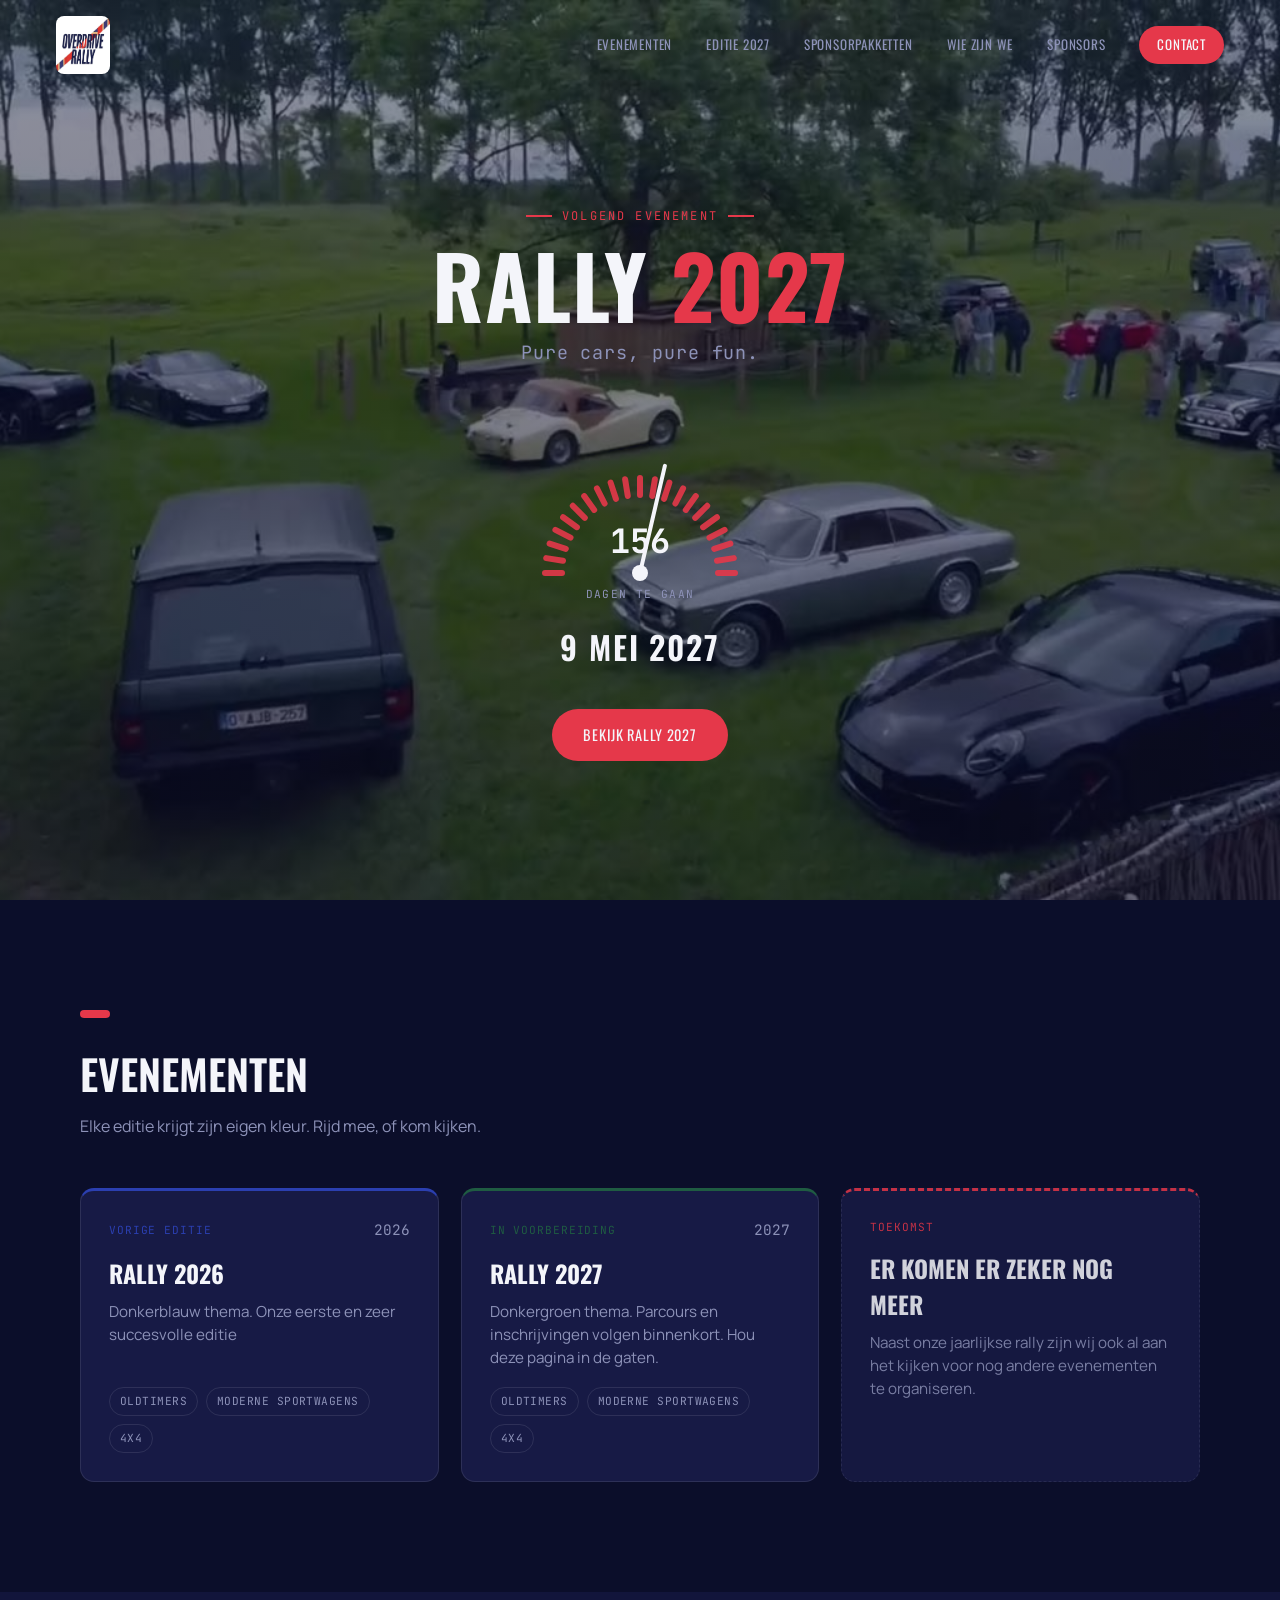
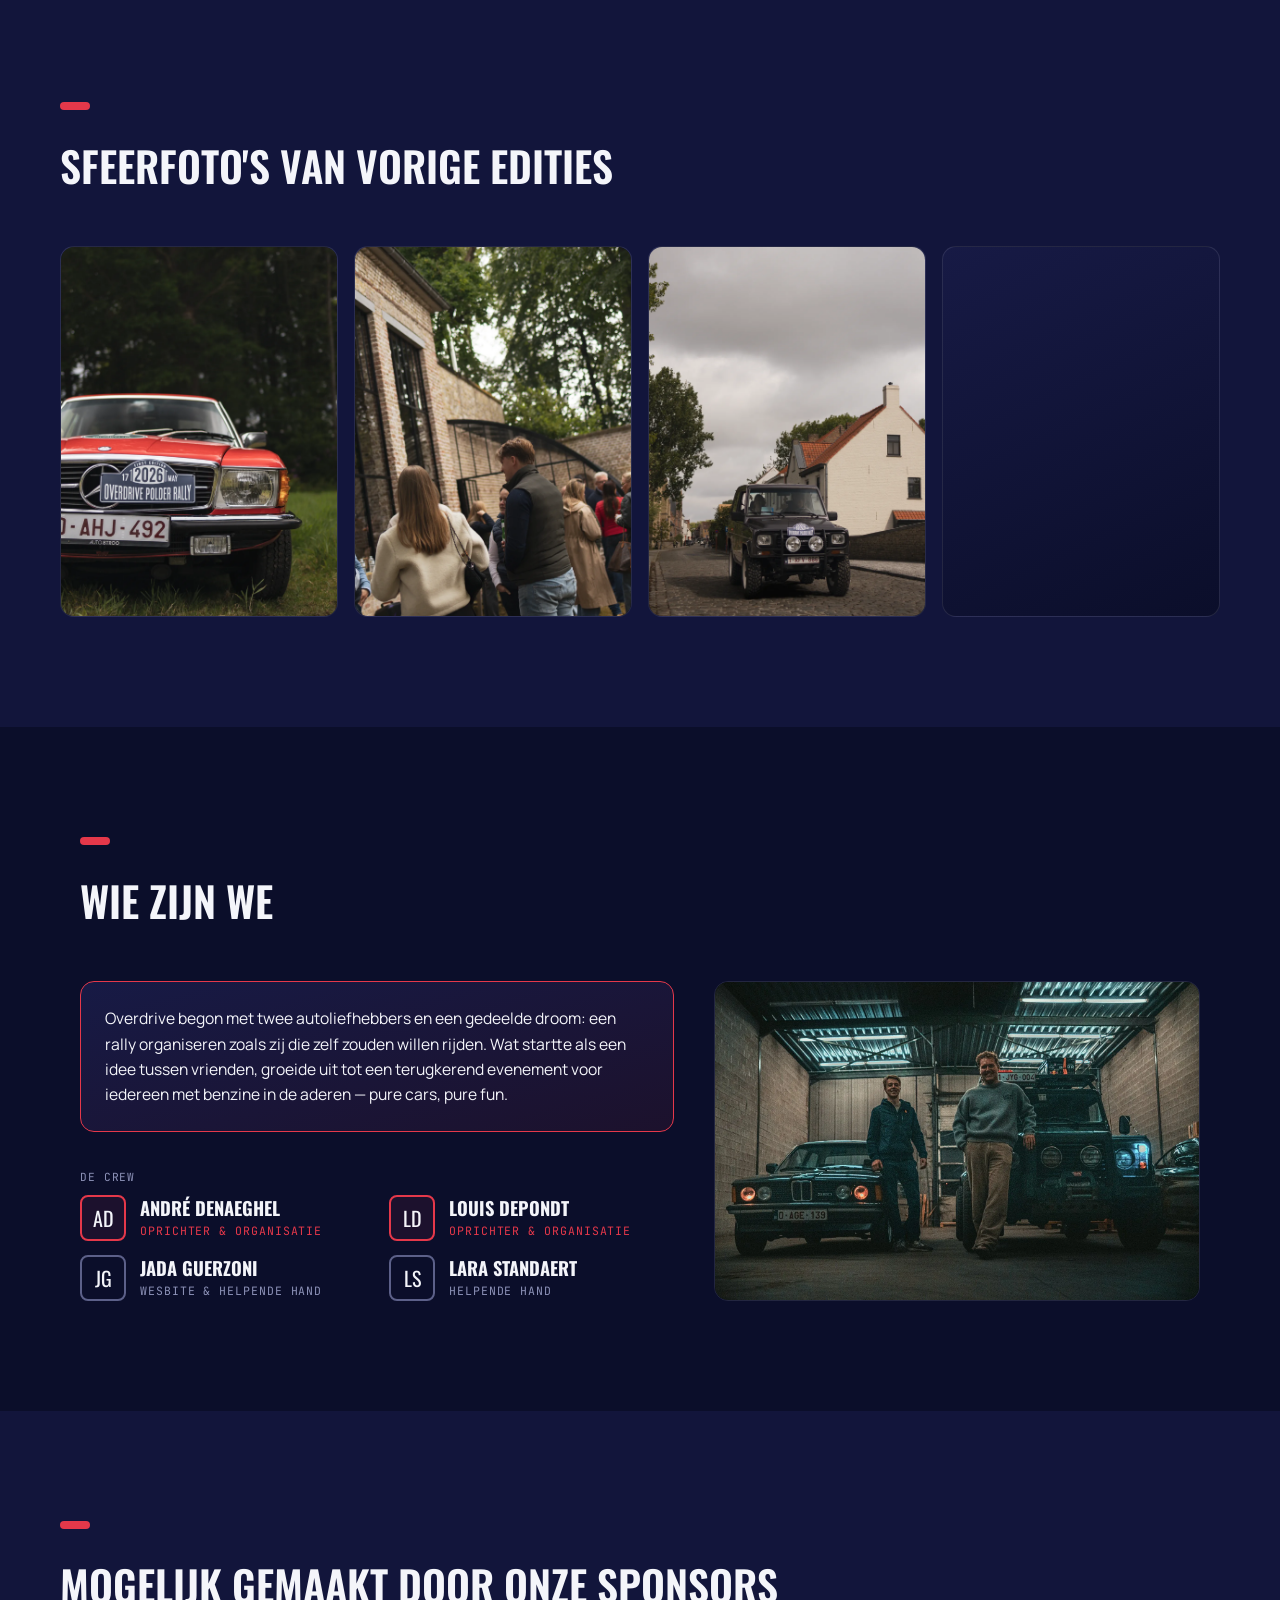
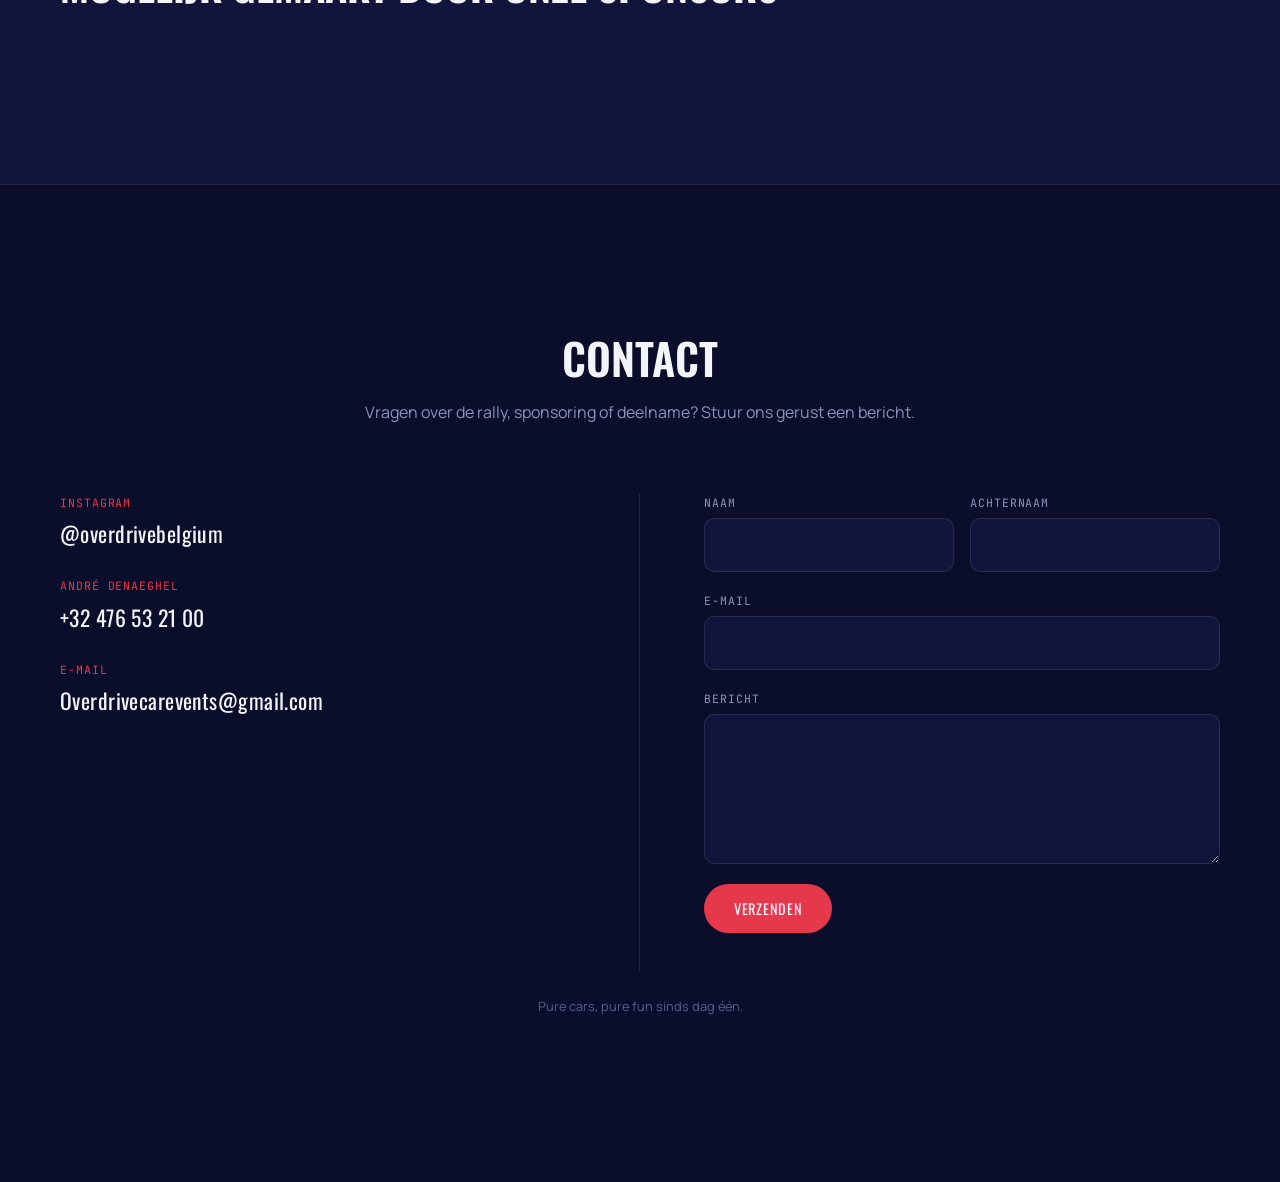
<file: index.html>
<!DOCTYPE html>
<html lang="nl">
<head>
    <meta charset="UTF-8">
    <meta name="viewport" content="width=device-width, initial-scale=1.0">
    <title>Overdrive</title>
    <meta name="description" content="Overdrive organiseert rally-evenementen en cruises voor liefhebbers van oldtimers, moderne bolides en 4x4's.">
    <link rel="preconnect" href="https://fonts.googleapis.com">
    <link rel="preconnect" href="https://fonts.gstatic.com" crossorigin>
    <link href="https://fonts.googleapis.com/css2?family=Oswald:wght@400;500;600;700&family=Manrope:wght@400;500;600;700;800&family=JetBrains+Mono:wght@400;500;700&display=swap" rel="stylesheet">
    <link rel="stylesheet" href="style.css">
    <link rel="icon" type="image/x-icon" href="/images/favicon.ico">
</head>
<body>

<!-- Gauge sweep loader -->
<div class="loader" id="loader" aria-hidden="true">
  <svg viewBox="0 0 200 200" class="loader-gauge">
    <circle cx="100" cy="100" r="80" class="loader-ring"/>
  </svg>
</div>

<!-- NAV -->
<header class="nav" id="nav">
  <a href="#top" class="nav-brand">
    <img src="images/niuewlogo.jpg" alt="Overdrive" class="nav-logo">
  </a>
  <nav class="nav-links" id="navLinks">
    <a href="#evenementen" data-nav>Evenementen</a>
    <a href="rally2027.html">Editie 2027</a>
    <a href="rally2027.html#sponsors">Sponsorpakketten</a>
    <a href="#wie-zijn-we" data-nav>Wie zijn we</a>
    <a href="#sponsorwand" data-nav>Sponsors</a>
    <a href="#contact" data-nav class="nav-cta">Contact</a>
  </nav>
  <button class="nav-toggle" id="navToggle" aria-label="Menu openen" aria-expanded="false">
    <span></span><span></span><span></span>
  </button>
</header>

<main id="top">

  <!-- HERO -->
  <section class="hero" id="hero">
    <video class="hero-video-bg" autoplay muted loop playsinline preload="auto" poster="images/hero-poster.jpg" aria-hidden="true">
      <source src="video/hero.mp4" type="video/mp4">
    </video>
    <div class="hero-video-overlay" aria-hidden="true"></div>
    <div class="hero-inner">
      <p class="eyebrow"><span class="eyebrow-dash"></span>Volgend evenement<span class="eyebrow-dash"></span></p>
      <h1 class="hero-title">RALLY <span class="hero-year" id="nextYear">2027</span></h1>
      <p class="hero-tagline">Pure cars, pure fun.</p>

      <div class="gauge-block">
        <svg viewBox="0 0 320 200" class="gauge" id="gauge" role="img" aria-label="Countdown gauge naar volgend evenement">
          <g id="gaugeTicks"></g>
          <line id="gaugeNeedle" x1="160" y1="170" x2="160" y2="60" class="gauge-needle"/>
          <circle cx="160" cy="170" r="8" class="gauge-hub"/>
        </svg>
        <div class="gauge-readout">
          <span class="gauge-number" id="daysLeft">--</span>
          <span class="gauge-label">dagen te gaan</span>
        </div>
      </div>

      <p class="hero-date" id="eventDate">Datum volgt binnenkort</p>
      <a href="rally2027.html" class="btn btn-primary">bekijk rally 2027</a>
    </div>
  </section>


  <!-- EVENEMENTEN -->
  <section class="section" id="evenementen">
    <div class="section-head">
      <span class="gauge-tick-mark" aria-hidden="true"></span>
      <h2>Evenementen</h2>
      <p class="section-sub">Elke editie krijgt zijn eigen kleur. Rijd mee, of kom kijken.</p>
    </div>

    <div class="event-grid">
      <a class="event-card is-next" style="--edition-color:#2b3fb0;" href="rally2026.html">
        <div class="event-card-top">
          <span class="event-tag">Vorige editie</span>
          <span class="event-year">2026</span>
        </div>
        <h3>Rally 2026</h3>
        <p>Donkerblauw thema. Onze eerste en zeer succesvolle editie</p>
        <div class="event-chips">
          <span>Oldtimers</span><span>Moderne sportwagens</span><span>4x4</span>
        </div>
    </a>

      <a class="event-card" style="--edition-color:#1f5c42;" href="rally2027.html">
        <div class="event-card-top">
          <span class="event-tag">In voorbereiding</span>
          <span class="event-year">2027</span>
        </div>
        <h3>Rally 2027</h3>
        <p>Donkergroen thema. Parcours en inschrijvingen volgen binnenkort. Hou deze pagina in de gaten.</p>
        <div class="event-chips">
          <span>Oldtimers</span><span>Moderne sportwagens</span><span>4x4</span>
        </div>
    </a>

      <article class="event-card event-card-ghost">
        <div class="event-card-top">
          <span class="event-tag">Toekomst</span>
        </div>
        <h3>Er komen er zeker nog meer</h3>
        <p>Naast onze jaarlijkse rally zijn wij ook al aan het kijken voor nog andere evenementen te organiseren.</p>
      </article>
    </div>
  </section>

  <!-- FOTO'S VORIGE EDITIES -->
  <section class="section section-alt" id="fotos">
    <div class="section-head">
      <span class="gauge-tick-mark" aria-hidden="true"></span>
      <h2>Sfeerfoto's van vorige edities</h2>
      <!-- <p class="section-sub">Enkele</p> -->
      <!-- <a href="https://drive.google.com/drive/folders/1KmbII7BZd3j06BNtIY8hn1Jp9V_P7p_y?usp=sharing" class="btn btn-primary gallery-link" target="_blank">Bekijk fotoalbum</a> -->
    </div>

    <div class="photo-grid is-portrait">
      <div class="photo-tile"><img src="images/indexFotos/overdrive-1-48.webp" alt="Rode Mercedes met het Overdrive Polder Rally-schild" loading="lazy" decoding="async"></div>
      <div class="photo-tile"><img src="images/indexFotos/overdrive-1-36.webp" alt="Bezoekers aan het oude bakstenen gebouw" loading="lazy" decoding="async"></div>
      <div class="photo-tile"><img src="images/indexFotos/overdrive-1-12.webp" alt="Zwarte 4x4 met rallyschild op een kasseistraat" loading="lazy" decoding="async"></div>

      <div class="photo-tile"><img src="images/indexFotos/OVERDRIVE-1-24.webp" alt="Rij wagens op het gras naast de kerk" loading="lazy" decoding="async"></div>

    </div>
  </section>

  <!-- WIE ZIJN WE -->
  <section class="section" id="wie-zijn-we">
    <div class="section-head">
      <span class="gauge-tick-mark" aria-hidden="true"></span>
      <h2>Wie zijn we</h2>
      <!-- <p class="section-sub">Twee autoliefhebbers met een gedeelde passie voor alle soorten wagens.</p> -->
    </div>

    <div class="about-layout">
      <div class="about-content">
        <div class="founding-story">
          <!-- <span class="founding-badge">Het ontstaan</span> -->
          <p>Overdrive begon met twee autoliefhebbers en een gedeelde droom: een rally organiseren zoals zij die zelf zouden willen rijden. Wat startte als een idee tussen vrienden, groeide uit tot een terugkerend evenement voor iedereen met benzine in de aderen — pure cars, pure fun.</p>
        </div>

        <div class="crew-list">
          <span class="crew-label">De crew</span>
          <div class="crew-row" data-person="andre">
            <span class="crew-number" aria-hidden="true">AD</span>
            <div class="crew-info">
              <h3>André Denaeghel</h3>
              <p class="person-role">Oprichter &amp; organisatie</p>
            </div>
          </div>
          <div class="crew-row" data-person="louis">
            <span class="crew-number" aria-hidden="true">LD</span>
            <div class="crew-info">
              <h3>Louis Depondt</h3>
              <p class="person-role">Oprichter &amp; organisatie</p>
            </div>
          </div>
          <div class="crew-row crew-row-helper">
            <span class="crew-number" aria-hidden="true">JG</span>
            <div class="crew-info">
              <h3>Jada Guerzoni</h3>
              <p class="person-role">Wesbite & Helpende hand</p>
            </div>
          </div>
          <div class="crew-row crew-row-helper">
            <span class="crew-number" aria-hidden="true">LS</span>
            <div class="crew-info">
              <h3>Lara Standaert</h3>
              <p class="person-role">Helpende hand</p>
            </div>
          </div>
        </div>
      </div>

      <div class="about-photo">
        <!-- <img src="images/indexFotos/foto-team.webp" alt="André en Louis van Overdrive met hun BMW en Land Rover Defender" class="team-photo"> -->

        <img src="images/indexFotos/team-foto2.webp" alt="André en Louis van Overdrive met hun BMW en Land Rover Defender" class="team-photo">
        <div class="photo-tags" aria-hidden="true">
          <span class="photo-tag" data-person="andre" style="--x:36.7%; --y:27%;">André</span>
          <span class="photo-tag" data-person="louis" style="--x:56.2%; --y:19.5%;">Louis</span>
        </div>
      </div>
    </div>
  </section>

  
  <!-- SPONSORWAND -->


   <section class="section section-alt sponsor-wall" id="sponsorwand">
    <div class="section-head">
      <span class="gauge-tick-mark" aria-hidden="true"></span>
      <h2>Mogelijk gemaakt door onze sponsors</h2>
    </div>
    <div class="sponsor-marquee" aria-label="Doorlopende sponsorband">
      <div class="sfeer-track" id="sfeerTrack">
        <!-- repeated for seamless loop via JS -->
        <span class="sponsor-logo"><img class="image-logo" src="images/sponsers/backyard.png" alt="Backyard logo"></span>
        <span class="sponsor-logo"><img class="image-logo" src="images/sponsers/garederobe.png" alt="Garederobe logo"></span>
        <span class="sponsor-logo"><img class="image-logo" src="images/sponsers/buitenhuis.png" alt="buitenhuis logo"></span>
        <span class="sponsor-logo"><img class="image-logo" src="images/sponsers/garederobe.png" alt="Garederobe logo"></span>
        <span class="sponsor-logo"><img class="image-logo" src="images/sponsers/backyard.png" alt="Backyard logo"></span>
        <span class="sponsor-logo"><img class="image-logo" src="images/sponsers/garederobe.png" alt="Garederobe logo"></span>
        <span class="sponsor-logo"><img class="image-logo" src="images/sponsers/backyard.png" alt="Backyard logo"></span>
        <span class="sponsor-logo"><img class="image-logo" src="images/sponsers/garederobe.png" alt="Garederobe logo"></span>
      </div>
    </div>
  </section>

  

</main>

<!-- CONTACT / FOOTER -->
<footer class="contact" id="contact">
  <div class="contact-inner">
    <div class="contact-title">
      <h2>Contact</h2>
      <p>Vragen over de rally, sponsoring of deelname? Stuur ons gerust een bericht.</p>
    </div>
    <div class="contact-layout">
      <aside class="contact-info">
        <ul class="contact-list">
          <li>
            <span class="contact-label">Instagram</span>
            <a href="https://www.instagram.com/overdrivebelgium/" target="_blank" rel="noopener">@overdrivebelgium</a>
          </li>
          <li>
            <span class="contact-label">André Denaeghel</span>
            <a href="tel:+32476532100">+32 476 53 21 00</a>
          </li>
          <li>
            <span class="contact-label">E-mail</span>
            <a href="mailto:Overdrivecarevents@gmail.com">Overdrivecarevents@gmail.com</a>
          </li>
        </ul>
      </aside>

      <form class="contact-form" id="contactForm" action="https://formsubmit.co/Overdrivecarevents@gmail.com" method="POST">
        <div class="form-row">
          <label class="form-field">
            <span>Naam</span>
            <input type="text" name="Naam" autocomplete="given-name" required>
          </label>
          <label class="form-field">
            <span>Achternaam</span>
            <input type="text" name="Achternaam" autocomplete="family-name" required>
          </label>
        </div>
        <label class="form-field">
          <span>E-mail</span>
          <input type="email" name="email" autocomplete="email" required>
        </label>
        <label class="form-field">
          <span>Bericht</span>
          <textarea name="Bericht" rows="5" required></textarea>
        </label>
        <input type="hidden" name="_subject" value="Nieuw bericht via de Overdrive website">
        <input type="hidden" name="_template" value="table">
        <input type="text" name="_honey" class="form-honey" tabindex="-1" autocomplete="off" aria-hidden="true">
        <button type="submit" class="btn btn-primary">Verzenden</button>
        <p class="form-status" role="status" aria-live="polite"></p>
      </form>
    </div>
    <p class="contact-note">Pure cars, pure fun sinds dag één.</p>
  </div>
</footer>

<script src="script.js"></script>
</body>
</html>
</file>
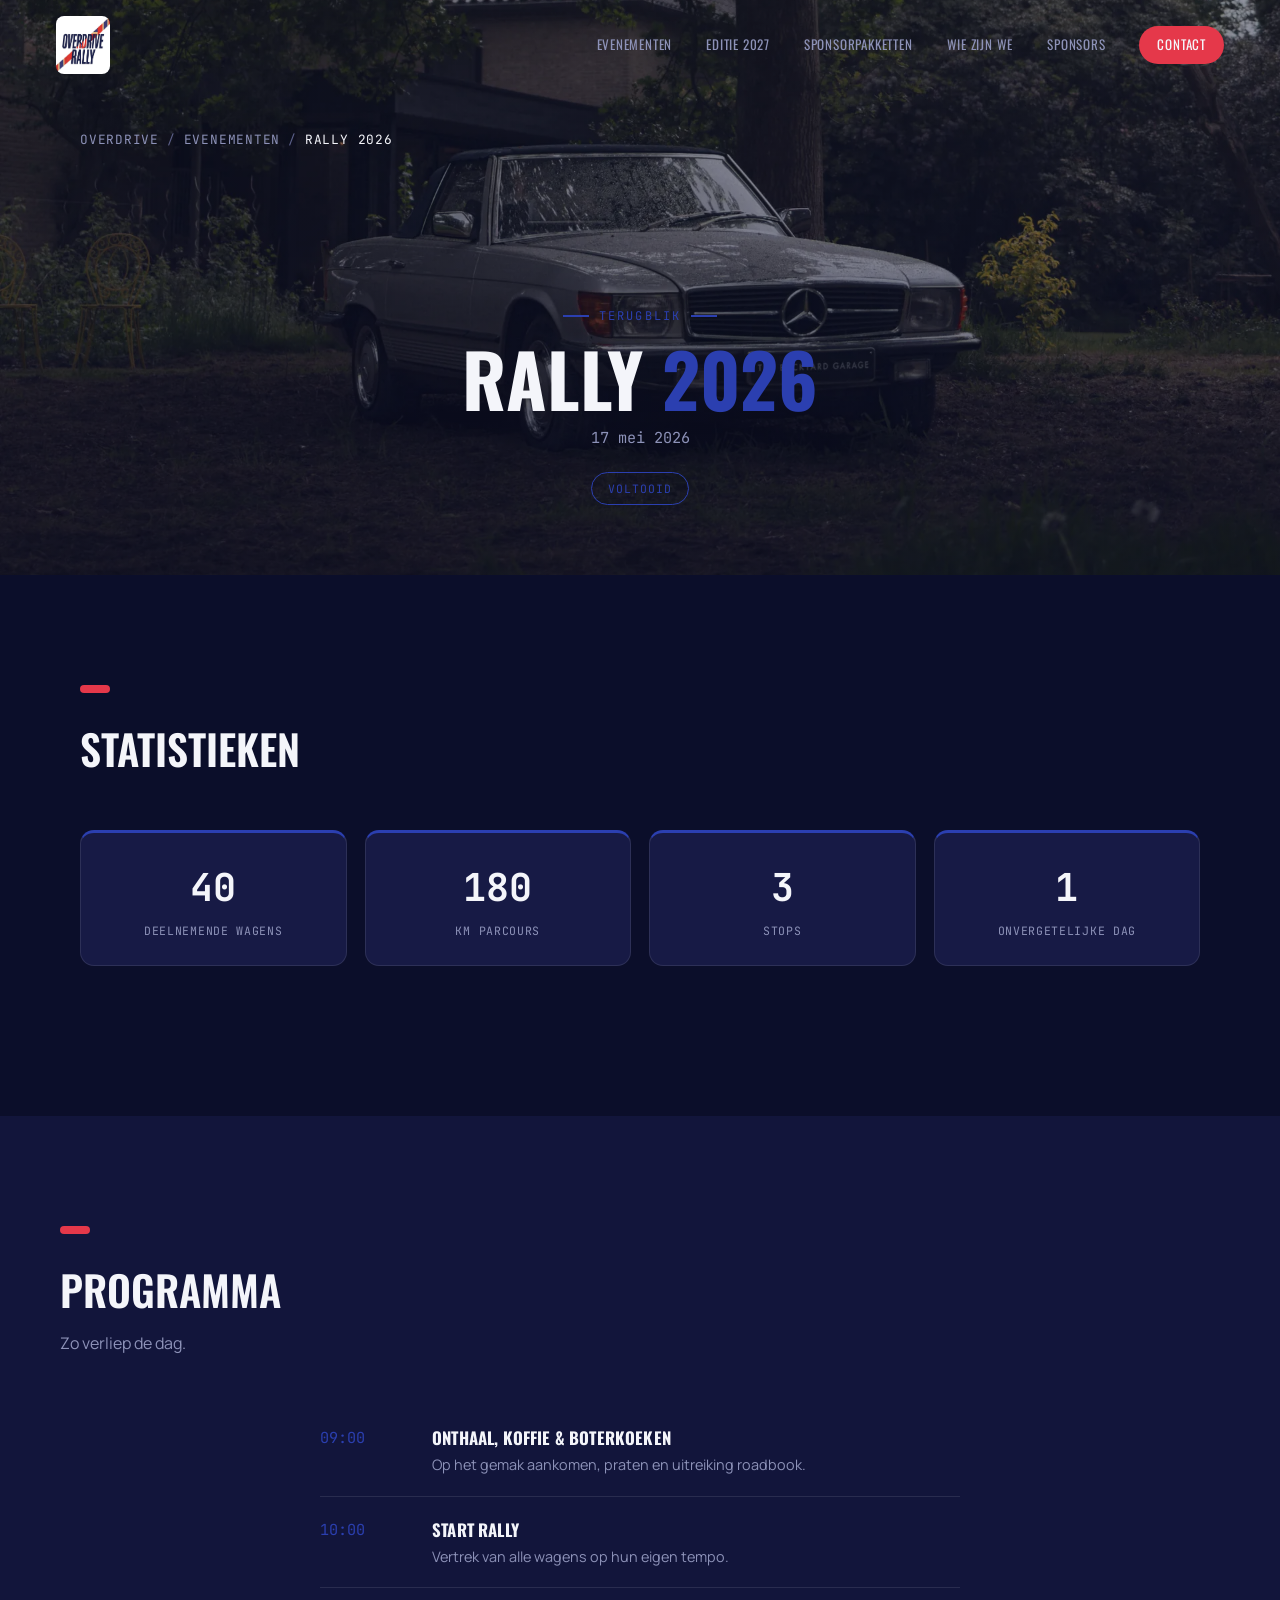
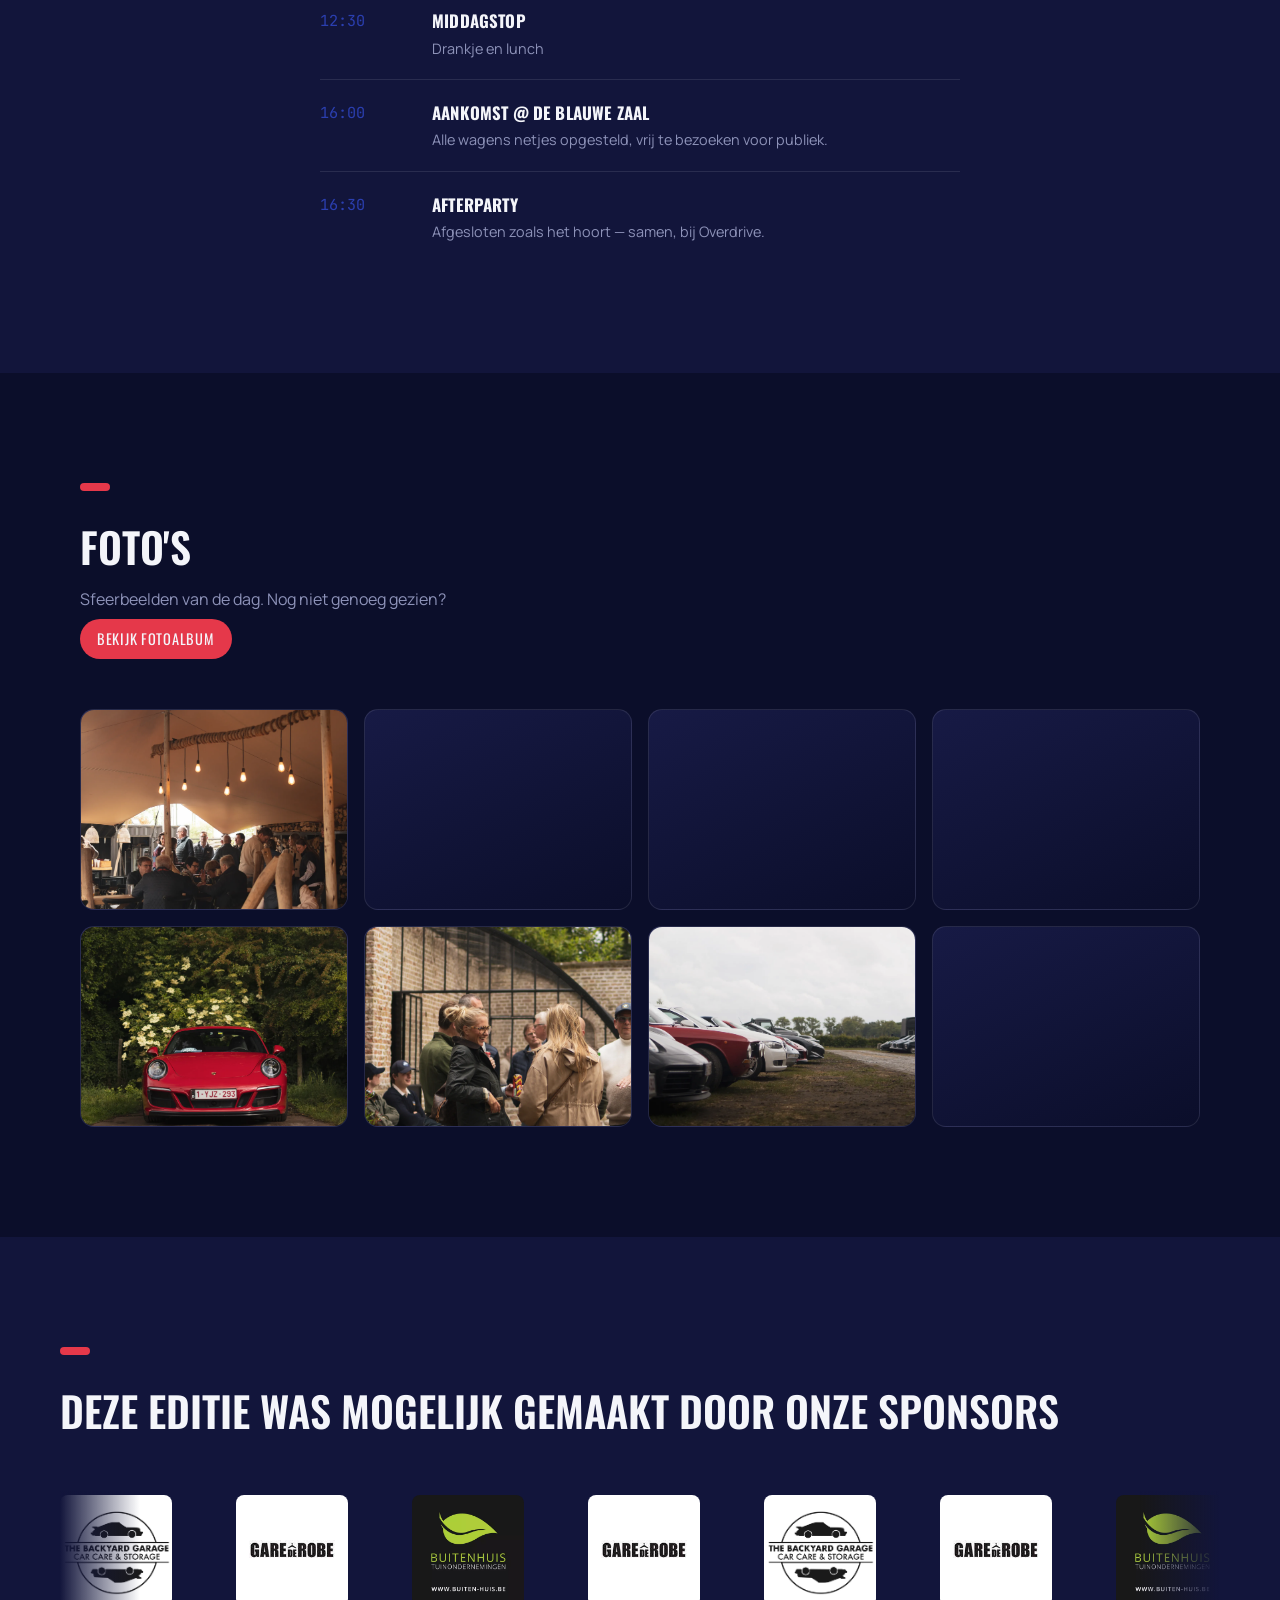
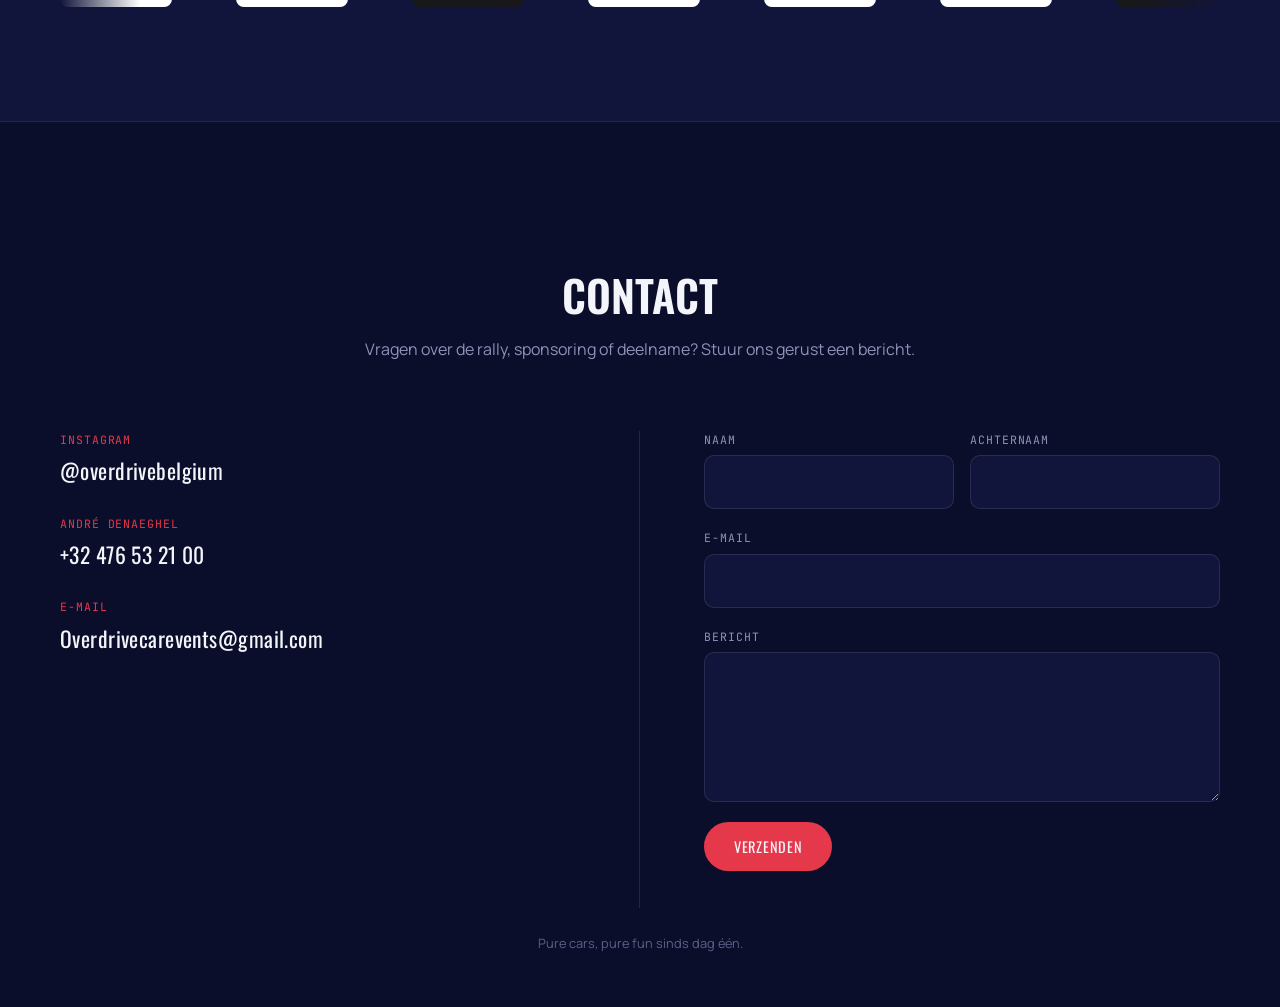
<file: rally2026.html>
<!DOCTYPE html>
<html lang="nl">
<head>
<meta charset="UTF-8">
<meta name="viewport" content="width=device-width, initial-scale=1.0">
<title>Rally 2026 — Terugblik — Overdrive</title>
<meta name="description" content="Terugblik op Rally 2026: programma, sfeerbeelden en dank aan onze sponsors.">
<link rel="preconnect" href="https://fonts.googleapis.com">
<link rel="preconnect" href="https://fonts.gstatic.com" crossorigin>
<link href="https://fonts.googleapis.com/css2?family=Oswald:wght@400;500;600;700&family=Manrope:wght@400;500;600;700;800&family=JetBrains+Mono:wght@400;500;700&display=swap" rel="stylesheet">
<link rel="stylesheet" href="style.css">
<link rel="icon" type="image/x-icon" href="/images/favicon.ico">

<style>:root{ --edition-color: #2b3fb0; }</style>
</head>
<body>

<div class="loader" id="loader" aria-hidden="true">
  <svg viewBox="0 0 200 200" class="loader-gauge">
    <circle cx="100" cy="100" r="80" class="loader-ring"/>
  </svg>
</div>

<header class="nav" id="nav">
  <a href="index.html" class="nav-brand">
    <img src="images/niuewlogo.jpg" alt="Overdrive" class="nav-logo">
  </a>
  <nav class="nav-links" id="navLinks">
    <a href="index.html#evenementen">Evenementen</a>
    <a href="rally2027.html">Editie 2027</a>
    <a href="rally2027.html#sponsors">Sponsorpakketten</a>
    <a href="index.html#wie-zijn-we">Wie zijn we</a>
    <a href="#sponsorwand">Sponsors</a>
    <a href="#contact" class="nav-cta">Contact</a>
  </nav>
  <button class="nav-toggle" id="navToggle" aria-label="Menu openen" aria-expanded="false">
    <span></span><span></span><span></span>
  </button>
</header>

<main>
  <div class="recap-hero-shell">
    <img src="images/Rally2026/Achetgrond-foto.webp" alt="Rally 2026" class="page-hero-image">
    <p class="breadcrumb"><a href="../index.html">Overdrive</a><span>/</span><a href="../index.html#evenementen">Evenementen</a><span>/</span>Rally 2026</p>


  <section class="page-hero">
    <p class="eyebrow"><span class="eyebrow-dash"></span>Terugblik<span class="eyebrow-dash"></span></p>
    <h1 class="page-hero-title">RALLY <span class="accent">2026</span></h1>
    <p class="page-hero-tagline">17 mei 2026</p>
    <span class="status-pill">Voltooid</span>
  </section>
  </div>

  <!-- STATS -->
   <section class="section" id="stats">
    <div class="section-head">
      <span class="gauge-tick-mark" aria-hidden="true"></span>
      <h2>Statistieken</h2>
    </div>
  <div class="stat-grid" style="--edition-color:#2b3fb0;">
    <div class="stat-card">
      <span class="stat-number">40</span>
      <span class="stat-label">Deelnemende wagens</span>
    </div>
    <div class="stat-card">
      <span class="stat-number">180</span>
      <span class="stat-label">Km parcours</span>
    </div>
    <div class="stat-card">
      <span class="stat-number">3</span>
      <span class="stat-label">Stops</span>
    </div>
    <div class="stat-card">
      <span class="stat-number">1</span>
      <span class="stat-label">Onvergetelijke dag</span>
    </div>
  </div>
   </section>



  <section class="section section-alt" id="programma">
    <div class="section-head">
      <span class="gauge-tick-mark" aria-hidden="true"></span>
      <h2>Programma</h2>
      <p class="section-sub">Zo verliep de dag.</p>
    </div>

    <div class="timeline">
      <div class="timeline-item">
        <span class="timeline-time">09:00</span>
        <div class="timeline-content">
          <h4>Onthaal, koffie  &amp; boterkoeken </h4>
          <p>Op het gemak aankomen, praten en uitreiking roadbook.</p>
        </div>
      </div>
      <div class="timeline-item">
        <span class="timeline-time">10:00</span>
        <div class="timeline-content">
          <h4>Start rally</h4>
          <p>Vertrek van alle wagens op hun eigen tempo.</p>
        </div>
      </div>
      <div class="timeline-item">
        <span class="timeline-time">12:30</span>
        <div class="timeline-content">
          <h4>Middagstop</h4>
          <p>Drankje en lunch</p>
        </div>
      </div>
      <div class="timeline-item">
        <span class="timeline-time">16:00</span>
        <div class="timeline-content">
          <h4>Aankomst &#64; De blauwe zaal</h4>
          <p>Alle wagens netjes opgesteld, vrij te bezoeken voor publiek.</p>
        </div>
      </div>
      <div class="timeline-item">
        <span class="timeline-time">16:30</span>
        <div class="timeline-content">
          <h4>Afterparty</h4>
          <p>Afgesloten zoals het hoort — samen, bij Overdrive.</p>
        </div>
      </div>
    </div>
  </section>

  <section class="section" id="fotos">
    <div class="section-head">
      <span class="gauge-tick-mark" aria-hidden="true"></span>
      <h2>Foto's</h2>
      <p class="section-sub">Sfeerbeelden van de dag. Nog niet genoeg gezien? </p>
      <a href="https://drive.google.com/drive/folders/1KmbII7BZd3j06BNtIY8hn1Jp9V_P7p_y?usp=sharing" class="btn btn-primary gallery-link" target="_blank">Bekijk fotoalbum</a>
        
    </div>

    <div class="photo-grid">
      <div class="photo-tile"><img src="images/Rally2026/porsche-1-4.webp" alt="Foto sfeer" loading="lazy" decoding="async"></div>
      <div class="photo-tile"><img src="images/Rally2026/overdrive-1-8.webp" alt="foto zwarte posche" loading="lazy" decoding="async"></div>
      <div class="photo-tile"><img src="images/Rally2026/OVERDRIVE-1-18.webp" alt="foto twee bmw's" loading="lazy" decoding="async"></div>
      <div class="photo-tile"><img src="images/Rally2026/overdrive-1-19.webp" alt="foto rode auto" loading="lazy" decoding="async"></div>
      <div class="photo-tile"><img src="images/Rally2026/OVERDRIVE-1-40.webp" alt="Foto rode porsch" loading="lazy" decoding="async"></div>
      <div class="photo-tile"><img src="images/Rally2026/overdrive-1-38.webp" alt="foto sfeer lunch" loading="lazy" decoding="async"></div>
      <div class="photo-tile"><img src="images/Rally2026/overdrive-1-22.webp" alt="foto rij auto's" loading="lazy" decoding="async"></div>
      <div class="photo-tile"><img src="images/Rally2026/OVERDRIVE-1-46.webp" alt="foto gele auto" loading="lazy" decoding="async"></div>
    </div>
  </section>

  <section class="section section-alt sponsor-wall" id="sponsorwand">
    <div class="section-head">
      <span class="gauge-tick-mark" aria-hidden="true"></span>
      <h2>Deze editie was mogelijk gemaakt door onze sponsors</h2>
    </div>
    <div class="sponsor-marquee" aria-label="Doorlopende sponsorband">
      <div class="sfeer-track" id="sfeerTrack">
        <span class="sponsor-logo"><img class="image-logo" src="images/sponsers/backyard.png" alt="Backyard logo"></span>
        <span class="sponsor-logo"><img class="image-logo" src="images/sponsers/garederobe.png" alt="Garederobe logo"></span>
        <span class="sponsor-logo"><img class="image-logo" src="images/sponsers/buitenhuis.png" alt="Buitenhuis logo"></span>
        <span class="sponsor-logo"><img class="image-logo" src="images/sponsers/garederobe.png" alt="Garederobe logo"></span>
      </div>
    </div>
  </section>

</main>

<!-- CONTACT / FOOTER -->
<footer class="contact" id="contact">
  <div class="contact-inner">
    <div class="contact-title">
      <h2>Contact</h2>
      <p>Vragen over de rally, sponsoring of deelname? Stuur ons gerust een bericht.</p>
    </div>
    <div class="contact-layout">
      <aside class="contact-info">
        <ul class="contact-list">
          <li>
            <span class="contact-label">Instagram</span>
            <a href="https://www.instagram.com/overdrivebelgium/" target="_blank" rel="noopener">@overdrivebelgium</a>
          </li>
          <li>
            <span class="contact-label">André Denaeghel</span>
            <a href="tel:+32476532100">+32 476 53 21 00</a>
          </li>
          <li>
            <span class="contact-label">E-mail</span>
            <a href="mailto:Overdrivecarevents@gmail.com">Overdrivecarevents@gmail.com</a>
          </li>
        </ul>
      </aside>

      <form class="contact-form" id="contactForm" action="https://formsubmit.co/Overdrivecarevents@gmail.com" method="POST">
        <div class="form-row">
          <label class="form-field">
            <span>Naam</span>
            <input type="text" name="Naam" autocomplete="given-name" required>
          </label>
          <label class="form-field">
            <span>Achternaam</span>
            <input type="text" name="Achternaam" autocomplete="family-name" required>
          </label>
        </div>
        <label class="form-field">
          <span>E-mail</span>
          <input type="email" name="email" autocomplete="email" required>
        </label>
        <label class="form-field">
          <span>Bericht</span>
          <textarea name="Bericht" rows="5" required></textarea>
        </label>
        <input type="hidden" name="_subject" value="Nieuw bericht via de Overdrive website">
        <input type="hidden" name="_template" value="table">
        <input type="text" name="_honey" class="form-honey" tabindex="-1" autocomplete="off" aria-hidden="true">
        <button type="submit" class="btn btn-primary">Verzenden</button>
        <p class="form-status" role="status" aria-live="polite"></p>
      </form>
    </div>
    <p class="contact-note">Pure cars, pure fun sinds dag één.</p>
  </div>
</footer>

<script src="script.js"></script>
</body>
</html>
</file>
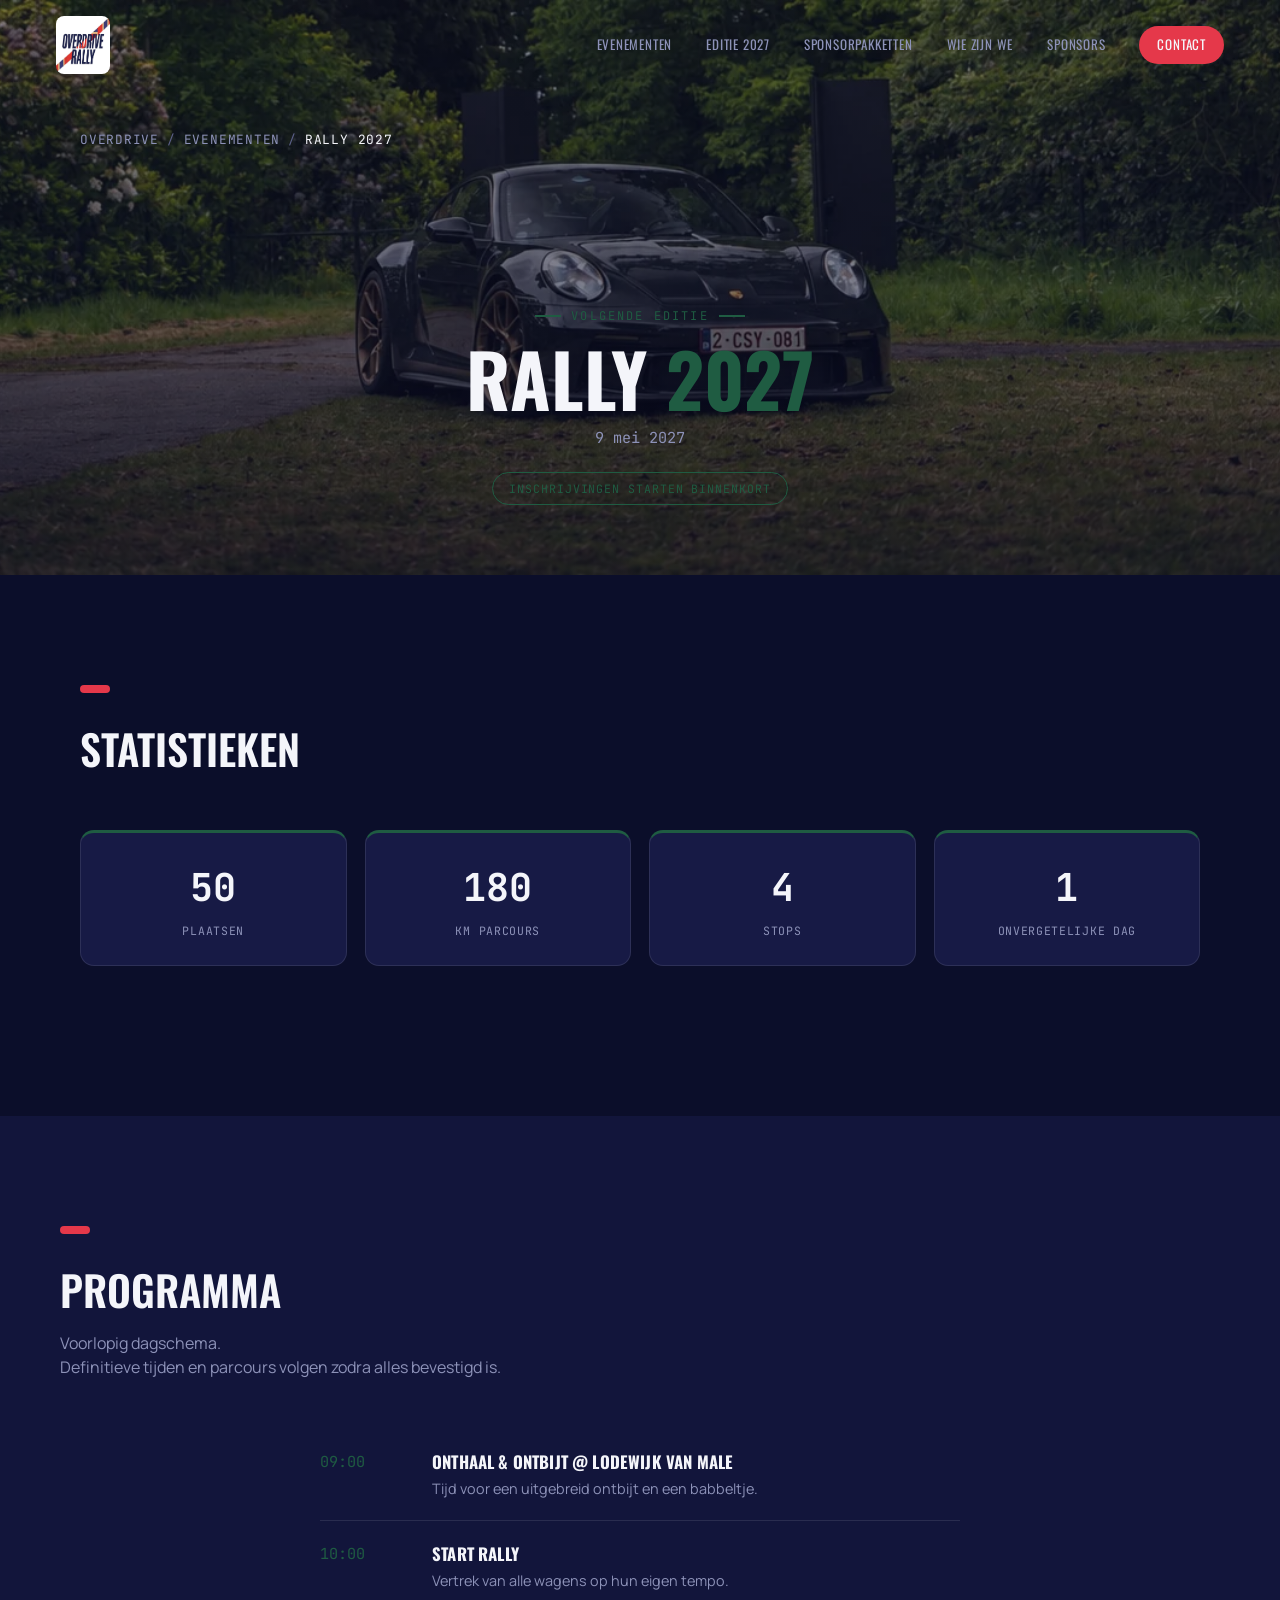
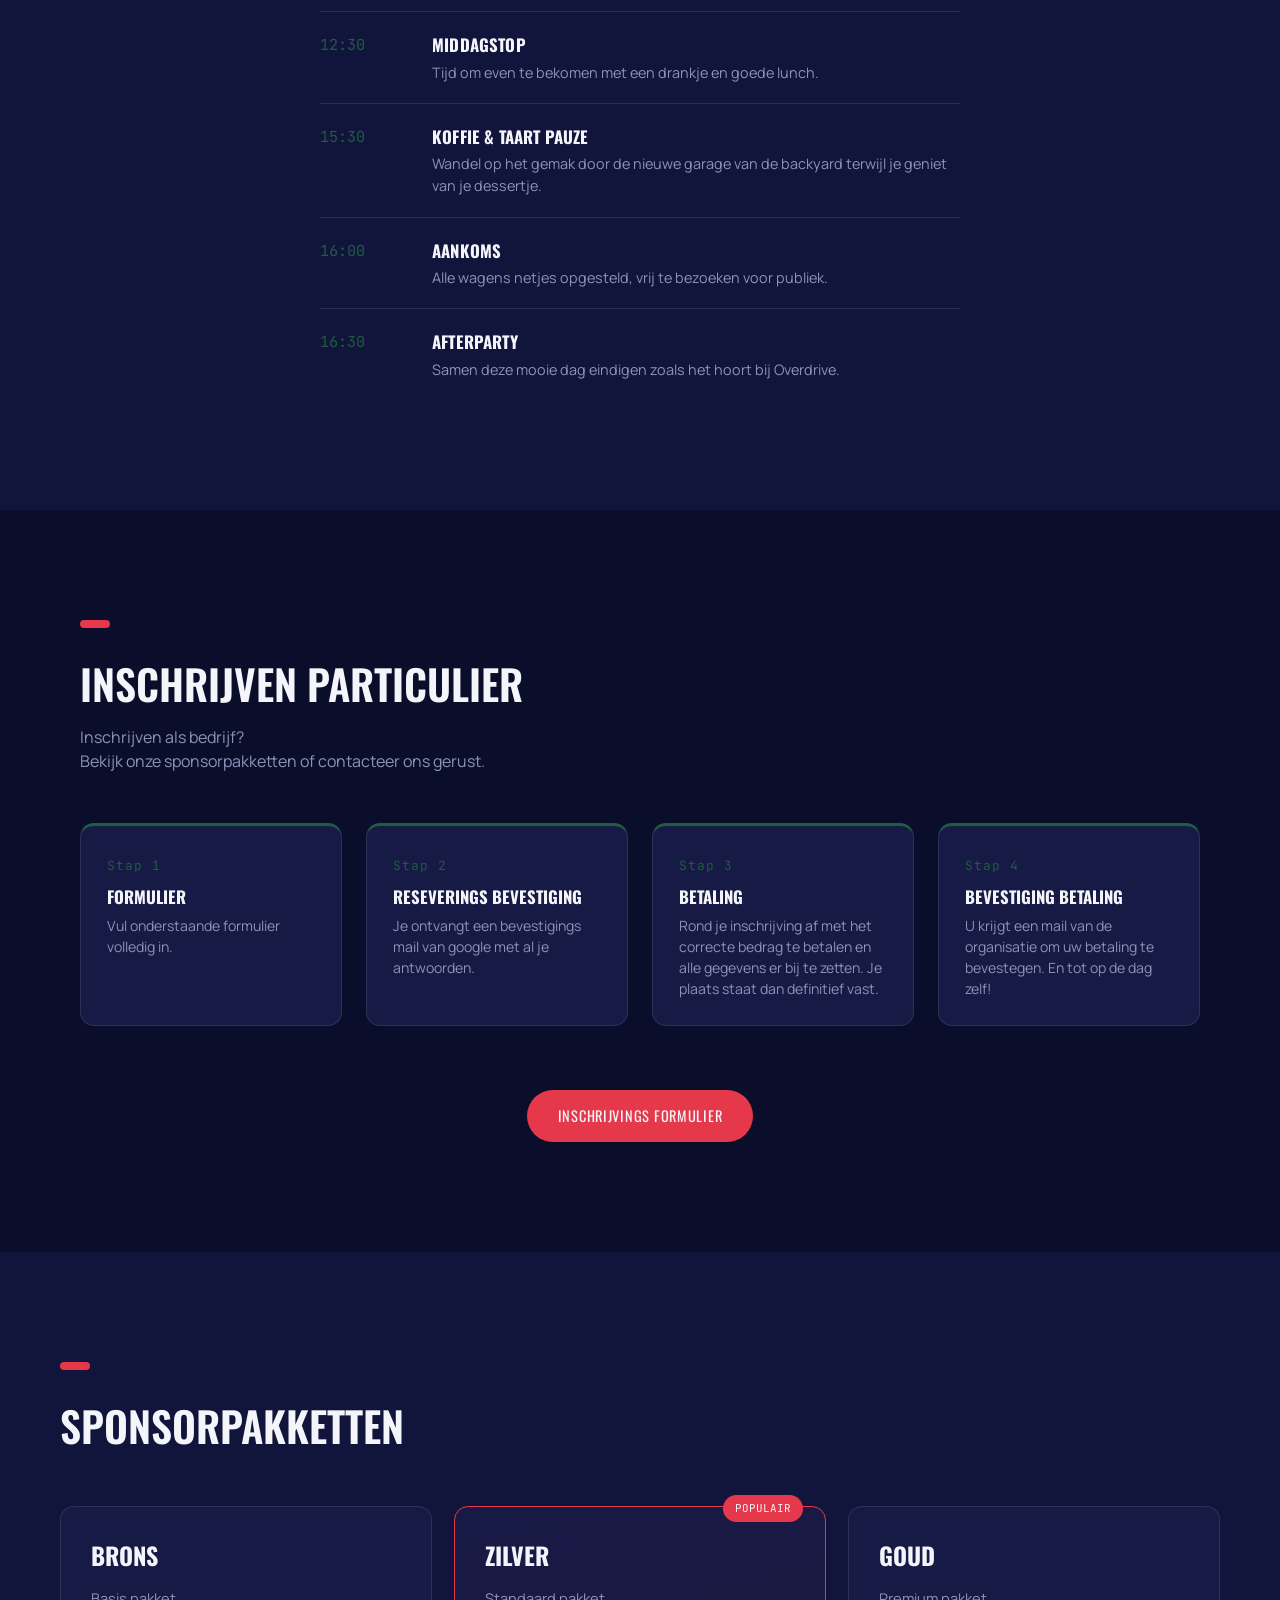
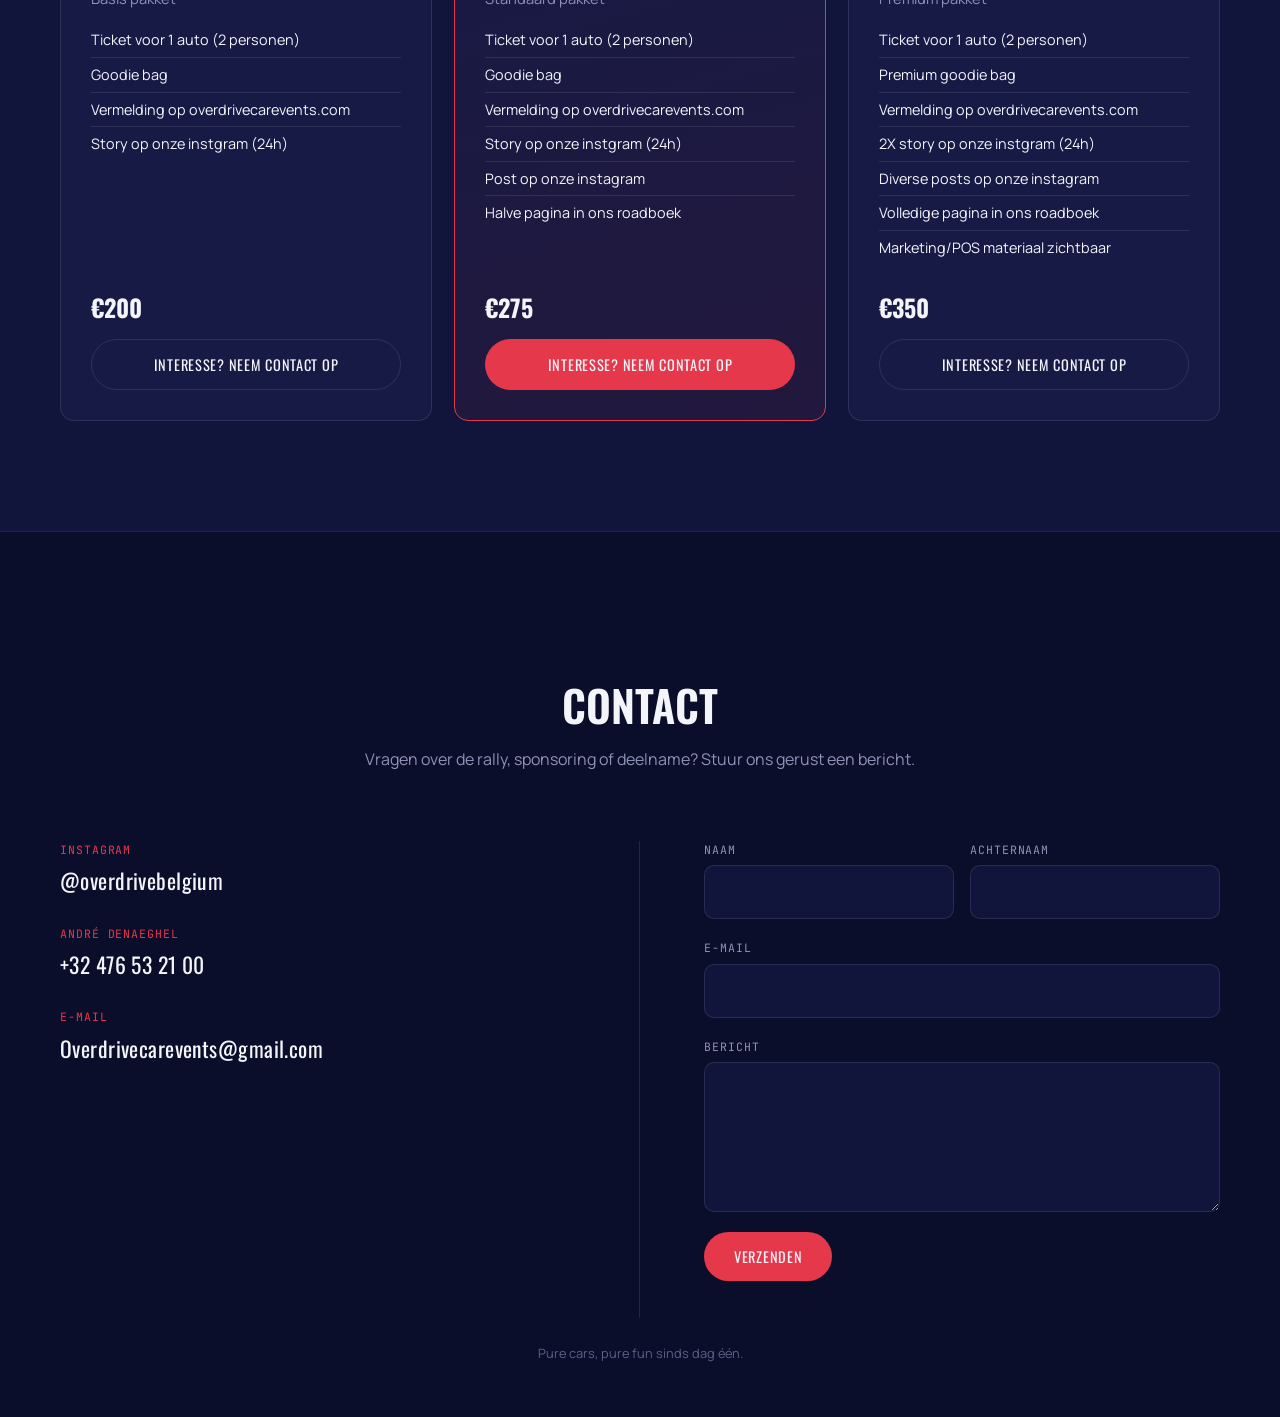
<file: rally2027.html>
<!DOCTYPE html>
<html lang="nl">
<head>
<meta charset="UTF-8">
<meta name="viewport" content="width=device-width, initial-scale=1.0">
<title>Rally 2027 — Overdrive</title>
<meta name="description" content="Programma en inschrijving voor Rally 2027, georganiseerd door Overdrive.">
<link rel="preconnect" href="https://fonts.googleapis.com">
<link rel="preconnect" href="https://fonts.gstatic.com" crossorigin>
<link href="https://fonts.googleapis.com/css2?family=Oswald:wght@400;500;600;700&family=Manrope:wght@400;500;600;700;800&family=JetBrains+Mono:wght@400;500;700&display=swap" rel="stylesheet">
<link rel="stylesheet" href="style.css">
<link rel="icon" type="image/x-icon" href="/images/favicon.ico">

<style>:root{ --edition-color: #1f5c42; }</style>
</head>
<body>

<div class="loader" id="loader" aria-hidden="true">
  <svg viewBox="0 0 200 200" class="loader-gauge">
    <circle cx="100" cy="100" r="80" class="loader-ring"/>
  </svg>
</div>

<header class="nav" id="nav">
  <a href="index.html" class="nav-brand">
    <img src="images/niuewlogo.jpg" alt="Overdrive" class="nav-logo">
  </a>
  <nav class="nav-links" id="navLinks">
    <a href="index.html#evenementen">Evenementen</a>
    <a href="rally2027.html">Editie 2027</a>
    <a href="#sponsors">Sponsorpakketten</a>
    <a href="index.html#wie-zijn-we">Wie zijn we</a>
    <a href="#sponsorwand">Sponsors</a>
    <a href="#contact" class="nav-cta">Contact</a>
  </nav>
  <button class="nav-toggle" id="navToggle" aria-label="Menu openen" aria-expanded="false">
    <span></span><span></span><span></span>
  </button>
</header>

<main>
  <div class="recap-hero-shell">
    <img src="images/Rally2027/achtergrond-2027-zwarte-porsche.webp" alt="Rally 2027" class="page-hero-image">
    <p class="breadcrumb"><a href="../index.html">Overdrive</a><span>/</span><a href="../index.html#evenementen">Evenementen</a><span>/</span>Rally 2027</p>


  <section class="page-hero">
    <p class="eyebrow"><span class="eyebrow-dash"></span>Volgende editie<span class="eyebrow-dash"></span></p>
    <h1 class="page-hero-title">RALLY <span class="accent">2027</span></h1>
    <p class="page-hero-tagline">9 mei 2027</p>
    <span class="status-pill">Inschrijvingen starten binnenkort</span>
  </section>
  </div>

  <!-- STATS -->
   <section class="section" id="stats">
    <div class="section-head">
      <span class="gauge-tick-mark" aria-hidden="true"></span>
      <h2>Statistieken</h2>
    </div>
  <div class="stat-grid" style="--edition-color:#1f5c42;">
    <div class="stat-card">
      <span class="stat-number">50</span>
      <span class="stat-label">Plaatsen</span>
    </div>
    <div class="stat-card">
      <span class="stat-number">180</span>
      <span class="stat-label">Km parcours</span>
    </div>
    <div class="stat-card">
      <span class="stat-number">4</span>
      <span class="stat-label">Stops</span>
    </div>
    <div class="stat-card">
      <span class="stat-number">1</span>
      <span class="stat-label">Onvergetelijke dag</span>
    </div>
  </div>
   </section>

  <section class="section section-alt" id="programma">
    <div class="section-head">
      <span class="gauge-tick-mark" aria-hidden="true"></span>
      <h2>Programma</h2>  
      <!-- <p class="section-sub">Coming soon ...</p> -->

      <p class="section-sub">Voorlopig dagschema.</p>
      <p class="section-sub extra">Definitieve tijden en parcours volgen zodra alles bevestigd is.</p>

    </div>

    <div class="timeline">
      <div class="timeline-item">
        <span class="timeline-time">09:00</span>
        <div class="timeline-content">
          <h4>Onthaal &amp; ontbijt &#64; Lodewijk van Male </h4>
          <p>Tijd voor een uitgebreid ontbijt en een babbeltje.</p>
        </div>
      </div>
      <div class="timeline-item">
        <span class="timeline-time">10:00</span>
        <div class="timeline-content">
          <h4>Start rally</h4>
          <p>Vertrek van alle wagens op hun eigen tempo.</p>
        </div>
      </div>
      <div class="timeline-item">
        <span class="timeline-time">12:30</span>
        <div class="timeline-content">
          <h4>Middagstop</h4>
          <p>Tijd om even te bekomen met een drankje en goede lunch.</p>
        </div>
      </div>
      <div class="timeline-item">
        <span class="timeline-time">15:30</span>
        <div class="timeline-content">
          <h4>Koffie &amp; taart pauze</h4>
          <p>Wandel op het gemak door de nieuwe garage van de backyard terwijl je geniet van je dessertje.</p>
        </div>
      </div>
      <div class="timeline-item">
        <span class="timeline-time">16:00</span>
        <div class="timeline-content">
          <h4>Aankoms</h4>
          <p>Alle wagens netjes opgesteld, vrij te bezoeken voor publiek.</p>
        </div>
      </div>
      <div class="timeline-item">
        <span class="timeline-time">16:30</span>
        <div class="timeline-content">
          <h4>Afterparty</h4>
          <p>Samen deze mooie dag eindigen zoals het hoort bij Overdrive.</p>
        </div>
      </div>
    </div>
  </section>

  <section class="section" id="inschrijven">
    <div class="section-head">
      <span class="gauge-tick-mark" aria-hidden="true"></span>
      <h2>Inschrijven particulier</h2>
      <p class="section-sub">Inschrijven als bedrijf?</p>
      <p class="section-sub extra"><a href="#sponsors">Bekijk onze sponsorpakketten of contacteer ons gerust.</a></p>
    </div>

    <div class="register-grid">
      <div class="register-step">
        <span class="step-num">Stap 1</span>
        <h4>Formulier</h4>
        <p>Vul onderstaande formulier volledig in.</p>
      </div>
      <div class="register-step">
        <span class="step-num">Stap 2</span>
        <h4>Reseverings bevestiging</h4>
        <p>Je ontvangt een bevestigings mail van google met al je antwoorden.</p>
      </div>
      <div class="register-step">
        <span class="step-num">Stap 3</span>
        <h4>Betaling</h4>
        <p>Rond je inschrijving af met het correcte bedrag te betalen en alle gegevens er bij te zetten. Je plaats staat dan definitief vast.</p>
      </div>
      <div class="register-step">
        <span class="step-num">Stap 4</span>
        <h4>Bevestiging betaling</h4>
        <p>U krijgt een mail van de organisatie om uw betaling te bevestegen. En tot op de dag zelf!</p>
      </div>
    </div>

    <div class="register-cta">
      <a class="btn btn-primary" href="https://docs.google.com/forms/d/e/1FAIpQLSe7y9_9nQu3ncm6L4Ep4wLxi4LknWf1o-mXnm60uE2G9TZfng/viewform?usp=dialog" target="_blank">Inschrijvings formulier</a>
    </div>
  </section>

  <!-- SPONSORS -->
  <section class="section section-alt" id="sponsors">
    <div class="section-head">
      <span class="gauge-tick-mark" aria-hidden="true"></span>
      <h2>Sponsorpakketten</h2>
      <!-- <p class="section-sub">Steun Overdrive.</p> -->
    </div>

    <div class="sponsor-grid">
      <article class="sponsor-card">
        <h3>Brons</h3>
        <p class="sponsor-desc">Basis pakket</p>
        <ul class="sponsor-list">
          <li>Ticket voor 1 auto (2 personen)</li>
          <li>Goodie bag</li>
          <li>Vermelding op overdrivecarevents.com</li>
          <li>Story op onze instgram (24h)</li>
    
        </ul>
        <h3 class="sponsor-price">€200</h3>

        <a href="#contact" class="btn btn-ghost">Interesse? Neem contact op</a>
      </article>
      <article class="sponsor-card is-featured">
        <span class="sponsor-badge">Populair</span>
        <h3>Zilver</h3>
        <p class="sponsor-desc">Standaard pakket</p>
        <ul class="sponsor-list">
          <li>Ticket voor 1 auto (2 personen)</li>
          <li>Goodie bag</li>
          <li>Vermelding op overdrivecarevents.com</li>
          <li>Story op onze instgram (24h)</li>
          <li>Post op onze instagram</li>
          <li>Halve pagina in ons roadboek</li>
        </ul>
        <h3 class="sponsor-price">€275</h3>

        <a href="#contact" class="btn btn-primary">Interesse? Neem contact op</a>
      </article>
      <article class="sponsor-card">
        <h3>Goud</h3>
        <p class="sponsor-desc">Premium pakket</p>
        <ul class="sponsor-list">
          <li>Ticket voor 1 auto (2 personen)</li>
          <li>Premium goodie bag</li>
          <li>Vermelding op overdrivecarevents.com</li>
          <li>2X story op onze instgram (24h)</li>
          <li>Diverse posts op onze instagram</li>
          <li>Volledige pagina in ons roadboek</li>
          <li>Marketing/POS materiaal zichtbaar</li>
        </ul>
        <h3 class="sponsor-price">€350</h3>

        <a href="#contact" class="btn btn-ghost">Interesse? Neem contact op</a>
      </article>
    </div>
  </section>

<!-- 
  <section class="section section-alt sponsor-wall" id="sponsorwand">
    <div class="section-head">
      <span class="gauge-tick-mark" aria-hidden="true"></span>
      <h2>Deze editie was mogelijk gemaakt door onze sponsors</h2>
    </div>
    <div class="sponsor-marquee" aria-label="Doorlopende sponsorband">
      <div class="sfeer-track" id="sfeerTrack">
        <span class="sponsor-logo"><img class="image-logo" src="images/sponsers/backyard.png" alt="Backyard logo"></span>
        <span class="sponsor-logo"><img class="image-logo" src="images/sponsers/garederobe.png" alt="Garederobe logo"></span>
        <span class="sponsor-logo"><img class="image-logo" src="images/sponsers/buitenhuis.png" alt="Buitenhuis logo"></span>
        <span class="sponsor-logo"><img class="image-logo" src="images/sponsers/garederobe.png" alt="Garederobe logo"></span>
      </div>
    </div>
  </section> -->



<!-- CONTACT / FOOTER -->
<footer class="contact" id="contact">
  <div class="contact-inner">
    <div class="contact-title">
      <h2>Contact</h2>
      <p>Vragen over de rally, sponsoring of deelname? Stuur ons gerust een bericht.</p>
    </div>
    <div class="contact-layout">
      <aside class="contact-info">
        <ul class="contact-list">
          <li>
            <span class="contact-label">Instagram</span>
            <a href="https://www.instagram.com/overdrivebelgium/" target="_blank" rel="noopener">@overdrivebelgium</a>
          </li>
          <li>
            <span class="contact-label">André Denaeghel</span>
            <a href="tel:+32476532100">+32 476 53 21 00</a>
          </li>
          <li>
            <span class="contact-label">E-mail</span>
            <a href="mailto:Overdrivecarevents@gmail.com">Overdrivecarevents@gmail.com</a>
          </li>
        </ul>
      </aside>

      <form class="contact-form" id="contactForm" action="https://formsubmit.co/Overdrivecarevents@gmail.com" method="POST">
        <div class="form-row">
          <label class="form-field">
            <span>Naam</span>
            <input type="text" name="Naam" autocomplete="given-name" required>
          </label>
          <label class="form-field">
            <span>Achternaam</span>
            <input type="text" name="Achternaam" autocomplete="family-name" required>
          </label>
        </div>
        <label class="form-field">
          <span>E-mail</span>
          <input type="email" name="email" autocomplete="email" required>
        </label>
        <label class="form-field">
          <span>Bericht</span>
          <textarea name="Bericht" rows="5" required></textarea>
        </label>
        <input type="hidden" name="_subject" value="Nieuw bericht via de Overdrive website">
        <input type="hidden" name="_template" value="table">
        <input type="text" name="_honey" class="form-honey" tabindex="-1" autocomplete="off" aria-hidden="true">
        <button type="submit" class="btn btn-primary">Verzenden</button>
        <p class="form-status" role="status" aria-live="polite"></p>
      </form>
    </div>
    <p class="contact-note">Pure cars, pure fun sinds dag één.</p>
  </div>
</footer>

<script src="script.js"></script>
</body>
</html>
</file>
<file: style.css>
/* ===== Tokens ===== */
:root {
  --bg: #0b0e2a;
  --bg-alt: #12153b;
  --bg-alt-2: #171a45;
  --red: #e5384a;
  --red-dim: #9c2231;
  --white: #f4f5fa;
  --muted: #8d92b8;
  --muted-dim: #5c6089;
  --line: rgba(244, 245, 250, 0.1);

  --font-display: 'Oswald', sans-serif;
  --font-body: 'Manrope', sans-serif;
  --font-mono: 'JetBrains Mono', monospace;

  --container: 1160px;
  --radius: 14px;
}

* {
  box-sizing: border-box;
  margin: 0;
  padding: 0;
}

html {
  scroll-behavior: smooth;
}
@media (prefers-reduced-motion: reduce) {
  html {
    scroll-behavior: auto;
  }
  * {
    animation-duration: 0.001ms !important;
    animation-iteration-count: 1 !important;
    transition-duration: 0.001ms !important;
  }
}

body {
  background: var(--bg);
  color: var(--white);
  font-family: var(--font-body);
  line-height: 1.5;
  -webkit-font-smoothing: antialiased;
  overflow-x: hidden;
}

img {
  max-width: 100%;
  display: block;
}
a {
  color: inherit;
  text-decoration: none;
}
ul {
  list-style: none;
}

::selection {
  background: var(--red);
  color: var(--white);
}

:focus-visible {
  outline: 2px solid var(--red);
  outline-offset: 3px;
}

/* ===== Loader ===== */
.loader {
  position: fixed;
  inset: 0;
  background: var(--bg);
  display: flex;
  align-items: center;
  justify-content: center;
  z-index: 999;
  transition:
    opacity 0.6s ease,
    visibility 0.6s ease;
}
.loader.is-hidden {
  opacity: 0;
  visibility: hidden;
}
.loader-gauge {
  width: 90px;
  height: 90px;
}
.loader-ring {
  fill: none;
  stroke: var(--red);
  stroke-width: 6;
  stroke-linecap: round;
  stroke-dasharray: 180 320;
  transform-origin: center;
  animation: spin 1.1s linear infinite;
}
@keyframes spin {
  to {
    transform: rotate(360deg);
  }
}

/* ===== Nav ===== */
.nav {
  position: fixed;
  top: 0;
  left: 0;
  right: 0;
  z-index: 100;
  display: flex;
  align-items: center;
  justify-content: space-between;
  padding: 16px clamp(20px, 5vw, 56px);
  transition:
    background 0.35s ease,
    padding 0.35s ease,
    backdrop-filter 0.35s ease,
    border-color 0.35s ease;
  border-bottom: 1px solid transparent;
}
.nav.is-scrolled {
  background: rgba(11, 14, 42, 0.86);
  backdrop-filter: blur(10px);
  padding-top: 10px;
  padding-bottom: 10px;
  border-color: var(--line);
}
.nav-logo {
  height: 58px;
  width: auto;
  border-radius: 8px;
}
.nav-links {
  display: flex;
  align-items: center;
  gap: clamp(18px, 3vw, 34px);
  font-family: var(--font-display);
  text-transform: uppercase;
  font-size: 0.82rem;
  letter-spacing: 0.06em;
}
.nav-links a {
  color: var(--muted);
  position: relative;
  padding: 4px 0;
  transition: color 0.25s ease;
}
.nav-links a:hover,
.nav-links a.is-active {
  color: var(--white);
}
.nav-links a:not(.nav-cta)::after {
  content: '';
  position: absolute;
  left: 0;
  bottom: -2px;
  width: 0;
  height: 2px;
  background: var(--red);
  transition: width 0.25s ease;
}
.nav-links a:not(.nav-cta):hover::after,
.nav-links a.is-active::after {
  width: 100%;
}
.nav-cta {
  background: var(--red);
  color: var(--white) !important;
  padding: 9px 18px !important;
  border-radius: 999px;
}
.nav-cta::after {
  display: none;
}

.nav-toggle {
  display: none;
  flex-direction: column;
  gap: 5px;
  background: none;
  border: none;
  cursor: pointer;
  padding: 8px;
}
.nav-toggle span {
  width: 24px;
  height: 2px;
  background: var(--white);
  transition:
    transform 0.3s ease,
    opacity 0.3s ease;
}
.nav-toggle[aria-expanded='true'] span:nth-child(1) {
  transform: translateY(7px) rotate(45deg);
}
.nav-toggle[aria-expanded='true'] span:nth-child(2) {
  opacity: 0;
}
.nav-toggle[aria-expanded='true'] span:nth-child(3) {
  transform: translateY(-7px) rotate(-45deg);
}

@media (max-width: 780px) {
  .nav-logo {
    height: 48px;
  }
  .nav-toggle {
    display: flex;
  }
  .nav-links {
    position: fixed;
    top: 0;
    right: 0;
    height: 100vh;
    width: min(72vw, 320px);
    background: var(--bg-alt);
    flex-direction: column;
    justify-content: center;
    align-items: flex-start;
    padding: 40px;
    gap: 26px;
    font-size: 1.1rem;
    transform: translateX(100%);
    transition: transform 0.4s ease;
    border-left: 1px solid var(--line);
  }
  .nav-links.is-open {
    transform: translateX(0);
  }
}

/* ===== Hero ===== */
.hero {
  position: relative;
  min-height: 100vh;
  display: flex;
  align-items: center;
  justify-content: center;
  text-align: center;
  padding: 140px 20px 80px;
  overflow: hidden;
}
.eyebrow {
  display: inline-flex;
  align-items: center;
  gap: 10px;
  font-family: var(--font-mono);
  text-transform: uppercase;
  letter-spacing: 0.18em;
  font-size: 0.75rem;
  color: var(--red);
  margin-bottom: 18px;
}
.eyebrow-dash {
  width: 26px;
  height: 2px;
  background: var(--red);
}
.hero-title {
  font-family: var(--font-display);
  font-weight: 700;
  text-transform: uppercase;
  font-size: clamp(2.6rem, 9vw, 5.4rem);
  line-height: 0.95;
  letter-spacing: 0.01em;
}
.hero-year {
  color: var(--red);
}
.hero-tagline {
  font-family: var(--font-mono);
  color: var(--muted);
  margin-top: 14px;
  font-size: clamp(0.95rem, 2vw, 1.15rem);
  letter-spacing: 0.05em;
}

.gauge-block {
  position: relative;
  width: min(320px, 80vw);
  margin: 36px auto 6px;
}
.gauge {
  width: 100%;
  height: auto;
  overflow: visible;
}
.gauge-needle {
  stroke: var(--white);
  stroke-width: 4;
  stroke-linecap: round;
  transform-origin: 160px 170px;
  transition: transform 1.4s cubic-bezier(0.22, 1, 0.36, 1);
}
.gauge-hub {
  fill: var(--white);
}
.gauge-tick {
  stroke: var(--red);
  stroke-width: 6;
  stroke-linecap: round;
  opacity: 0.9;
}
.gauge-readout {
  position: absolute;
  left: 50%;
  bottom: 6px;
  transform: translateX(-50%);
  text-align: center;
}
.gauge-number {
  display: block;
  font-family: var(--font-mono);
  font-size: 2.1rem;
  font-weight: 700;
  color: var(--white);
  transform: translateY(-20px);
}
.gauge-label {
  display: block;
  font-family: var(--font-mono);
  font-size: 0.7rem;
  text-transform: uppercase;
  letter-spacing: 0.12em;
  color: var(--muted);
}

.btn {
  display: inline-block;
  font-family: var(--font-display);
  text-transform: uppercase;
  letter-spacing: 0.05em;
  font-size: 0.9rem;
  padding: 14px 30px;
  border-radius: 999px;
  transition:
    transform 0.25s ease,
    background 0.25s ease,
    border-color 0.25s ease;
  border: 1px solid transparent;
}
.btn-primary {
  background: var(--red);
  color: var(--white);
}
.btn-primary:hover {
  transform: translateY(-2px);
  background: #f2495a;
}
.btn-ghost {
  border-color: var(--line);
  color: var(--white);
}
.btn-ghost:hover {
  border-color: var(--red);
  color: var(--red);
  transform: translateY(-2px);
}

/* ===== Sponsor strip ===== */
.sfeer-track {
  display: flex;
  gap: 4rem;
  width: max-content;
  animation: scroll-left 34s linear infinite;
  will-change: transform;
}
.sponsor-marquee:hover .sfeer-track {
  animation-play-state: paused;
}
@keyframes scroll-left {
  from {
    transform: translateX(0);
  }
  to {
    transform: translateX(-50%);
  }
}
.sponsor-logo {
  max-width: 112px;
  border-radius: 6px;
}

.image-logo {
  border-radius: 8px;
}

/* ===== Sections ===== */
.section {
  padding: 110px 20px;
  max-width: var(--container);
  margin: 0 auto;
}
.section-alt {
  background: var(--bg-alt);
  max-width: none;
}
.section-alt > * {
  max-width: var(--container);
  margin-left: auto;
  margin-right: auto;
}

.section-head {
  margin-bottom: 50px;
}
.gauge-tick-mark {
  display: inline-block;
  width: 30px;
  height: 8px;
  border-radius: 4px;
  background: var(--red);
  margin-bottom: 18px;
}
.section-head h2 {
  font-family: var(--font-display);
  text-transform: uppercase;
  font-size: clamp(1.8rem, 4vw, 2.6rem);
  font-weight: 600;
}
.section-sub {
  color: var(--muted);
  margin-top: 10px;
  max-width: 46ch;
}
.section-sub.extra {
  margin-top: 0px;
}

/* Events */
.event-grid {
  display: grid;
  grid-template-columns: repeat(auto-fit, minmax(280px, 1fr));
  gap: 22px;
}
.event-card {
  display: flex;
  flex-direction: column;
  background: var(--bg-alt-2);
  border: 1px solid var(--line);
  border-radius: var(--radius);
  padding: 28px;
  position: relative;
  overflow: hidden;
  border-top: 3px solid var(--edition-color, var(--red));
  transition:
    transform 0.3s ease,
    border-color 0.3s ease;
}
.event-card:hover {
  transform: translateY(-4px);
}
.event-card-top {
  display: flex;
  align-items: center;
  justify-content: space-between;
  margin-bottom: 14px;
}
.event-tag {
  font-family: var(--font-mono);
  font-size: 0.7rem;
  text-transform: uppercase;
  letter-spacing: 0.08em;
  color: var(--edition-color, var(--red));
}
.event-year {
  font-family: var(--font-mono);
  font-size: 0.9rem;
  color: var(--muted);
}
.event-card h3 {
  font-family: var(--font-display);
  font-size: 1.5rem;
  text-transform: uppercase;
  margin-bottom: 10px;
}
.event-card p {
  color: var(--muted);
  font-size: 0.95rem;
}
.event-chips {
  display: flex;
  flex-wrap: wrap;
  gap: 8px;
  margin-top: auto;
  padding-top: 18px;
}
.event-chips span {
  font-family: var(--font-mono);
  font-size: 0.7rem;
  text-transform: uppercase;
  letter-spacing: 0.04em;
  border: 1px solid var(--line);
  padding: 5px 10px;
  border-radius: 999px;
  color: var(--muted);
}
.event-card-ghost {
  border-style: dashed;
  border-top-style: dashed;
  opacity: 0.85;
}

/* People */
.crew-list {
  margin-top: auto;
  display: grid;
  grid-template-columns: repeat(2, minmax(0, 1fr));
  gap: 14px 24px;
}
.crew-label {
  grid-column: 1 / -1;
  font-family: var(--font-mono);
  font-size: 0.7rem;
  text-transform: uppercase;
  letter-spacing: 0.08em;
  color: var(--muted);
  margin-bottom: -4px;
}
.crew-row {
  display: flex;
  align-items: center;
  gap: 14px;
}
.crew-number {
  flex-shrink: 0;
  width: 46px;
  height: 46px;
  display: flex;
  align-items: center;
  justify-content: center;
  border: 2px solid var(--red);
  border-radius: 8px;
  font-family: var(--font-display);
  font-size: 1.25rem;
  color: var(--white);
  background: rgba(229, 56, 74, 0.08);
  transition: background 0.3s ease;
}
.crew-row:hover .crew-number {
  background: var(--red);
}
.crew-row-helper .crew-number {
  border-color: var(--muted-dim);
  background: transparent;
}
.crew-row-helper:hover .crew-number {
  background: transparent;
  border-color: var(--muted);
}
.crew-row-helper .person-role {
  color: var(--muted);
}
.crew-info h3 {
  font-family: var(--font-display);
  text-transform: uppercase;
  font-size: 1.15rem;
  line-height: 1.2;
}
.person-role {
  color: var(--red);
  font-family: var(--font-mono);
  font-size: 0.72rem;
  text-transform: uppercase;
  letter-spacing: 0.08em;
  margin-top: 3px;
}

/* Sponsors */
.sponsor-grid {
  display: grid;
  grid-template-columns: repeat(auto-fit, minmax(260px, 1fr));
  gap: 22px;
  align-items: stretch;
}
.sponsor-card {
  background: var(--bg-alt-2);
  border: 1px solid var(--line);
  border-radius: var(--radius);
  padding: 30px;
  display: flex;
  flex-direction: column;
  gap: 14px;
  position: relative;
}
.sponsor-card.is-featured {
  border-color: var(--red);
  background: linear-gradient(165deg, var(--bg-alt-2), rgba(229, 56, 74, 0.08));
}
.sponsor-badge {
  position: absolute;
  top: -12px;
  right: 22px;
  background: var(--red);
  color: var(--white);
  font-family: var(--font-mono);
  font-size: 0.68rem;
  text-transform: uppercase;
  padding: 5px 12px;
  border-radius: 999px;
}
.sponsor-card h3 {
  font-family: var(--font-display);
  text-transform: uppercase;
  font-size: 1.5rem;
}
.sponsor-desc {
  color: var(--muted);
  font-size: 0.92rem;
}
.sponsor-list li {
  color: var(--white);
  font-size: 0.9rem;
  padding: 6px 0;
  border-top: 1px solid var(--line);
}
.sponsor-list li:first-child {
  border-top: none;
}
.sponsor-card .btn {
  margin-top: auto;
  text-align: center;
}

/* Sponsor wall */
.sponsor-marquee {
  position: relative;
  overflow: hidden;
  width: 100%;
  padding: 4px 0;
}
.sponsor-marquee::before,
.sponsor-marquee::after {
  content: '';
  position: absolute;
  top: 0;
  bottom: 0;
  width: min(80px, 16vw);
  z-index: 1;
  pointer-events: none;
}
.sponsor-marquee::before {
  left: 0;
  background: linear-gradient(90deg, var(--bg-alt), transparent);
}
.sponsor-marquee::after {
  right: 0;
  background: linear-gradient(270deg, var(--bg-alt), transparent);
}

/* Reveal on scroll */
.section {
  opacity: 0;
  transform: translateY(28px);
  transition:
    opacity 0.7s ease,
    transform 0.7s ease;
}
.section.is-visible {
  opacity: 1;
  transform: none;
}

/* ===== Event recap page ===== */
.breadcrumb {
  max-width: var(--container);
  margin: 0 auto;
  padding: 130px 20px 0;
  font-family: var(--font-mono);
  font-size: 0.8rem;
  text-transform: uppercase;
  letter-spacing: 0.06em;
}
.breadcrumb a {
  color: var(--muted);
  transition: color 0.2s ease;
}
.breadcrumb a:hover {
  color: var(--red);
}
.breadcrumb span {
  color: var(--muted-dim);
  margin: 0 8px;
}

/* Stats */
.stat-grid {
  display: grid;
  grid-template-columns: repeat(auto-fit, minmax(160px, 1fr));
  gap: 18px;
  max-width: var(--container);
  margin: 0 auto;
  padding: 0 0px 40px;
}
.stat-card {
  background: var(--bg-alt-2);
  border: 1px solid var(--line);
  border-top: 3px solid var(--edition-color, var(--red));
  border-radius: var(--radius);
  padding: 26px 22px;
  text-align: center;
}
.stat-number {
  display: block;
  font-family: var(--font-mono);
  font-size: clamp(1.8rem, 4vw, 2.4rem);
  font-weight: 700;
}
.stat-label {
  display: block;
  font-family: var(--font-mono);
  font-size: 0.72rem;
  text-transform: uppercase;
  letter-spacing: 0.06em;
  color: var(--muted);
  margin-top: 6px;
}

.gallery-link {
  flex-shrink: 0;
  margin-top: 8px;
  padding: 8px 16px;
}

/* ===== Footer / Contact ===== */
.contact {
  background: var(--bg);
  border-top: 1px solid var(--line);
  padding: 140px 20px 54px;
}
.contact-inner {
  max-width: var(--container);
  margin: 0 auto;
  text-align: center;
}
.contact-title {
  max-width: 620px;
  margin: 0 auto 28px;
}
.contact-title h2 {
  font-family: var(--font-display);
  text-transform: uppercase;
  font-size: clamp(1.8rem, 4vw, 2.7rem);
  font-weight: 600;
}
.contact-title p {
  color: var(--muted);
  margin-top: 10px;
}
.contact-note {
  color: var(--muted-dim);
  font-size: 0.8rem;
  margin-top: 26px;
}

/* ===== Event detail pages ===== */
.recap-hero-shell {
  position: relative;
  overflow: hidden;
}
.recap-hero-shell::after {
  content: '';
  position: absolute;
  inset: 0;
  z-index: 1;
  background: linear-gradient(180deg, rgba(11, 14, 42, 0.45), rgba(11, 14, 42, 0.62));
  pointer-events: none;
}
.recap-hero-shell > .breadcrumb,
.recap-hero-shell > .page-hero {
  position: relative;
  z-index: 2;
  background: transparent;
}
.recap-hero-shell > .page-hero::after {
  display: none;
}
.page-hero {
  position: relative;
  padding: 150px 20px 70px;
  text-align: center;
  overflow: hidden;
  background: linear-gradient(180deg, var(--bg) 0%, var(--bg-alt) 100%);
}
.page-hero-image {
  position: absolute;
  inset: 0;
  z-index: 0;
  width: 100%;
  height: 100%;
  object-fit: cover;
  object-position: center;
}
.page-hero::after {
  content: '';
  position: absolute;
  inset: 0;
  z-index: -1;
  background: radial-gradient(circle at 50% 0%, color-mix(in srgb, var(--edition-color, var(--red)) 22%, transparent), transparent 60%);
}
.page-hero > :not(.page-hero-image) {
  position: relative;
  z-index: 2;
}
.page-hero .eyebrow {
  color: var(--edition-color, var(--red));
  justify-content: center;
}
.page-hero .eyebrow-dash {
  background: var(--edition-color, var(--red));
}
.page-hero-title {
  font-family: var(--font-display);
  font-weight: 700;
  text-transform: uppercase;
  font-size: clamp(2.4rem, 8vw, 4.6rem);
  line-height: 0.95;
}
.page-hero-title .accent {
  color: var(--edition-color, var(--red));
}
.page-hero-tagline {
  color: var(--muted);
  font-family: var(--font-mono);
  margin-top: 14px;
  font-size: 0.95rem;
}
.status-pill {
  display: inline-block;
  margin-top: 22px;
  font-family: var(--font-mono);
  font-size: 0.72rem;
  text-transform: uppercase;
  letter-spacing: 0.08em;
  padding: 7px 16px;
  border-radius: 999px;
  border: 1px solid var(--edition-color, var(--red));
  color: var(--edition-color, var(--red));
}

/* Programma tijdlijn */
.timeline {
  max-width: 640px;
  margin: 0 auto;
}
.timeline-item {
  display: grid;
  grid-template-columns: 90px 1fr;
  gap: 22px;
  padding: 20px 0;
  border-top: 1px solid var(--line);
  position: relative;
}
.timeline-item:first-child {
  border-top: none;
}
.timeline-time {
  font-family: var(--font-mono);
  color: var(--edition-color, var(--red));
  font-size: 0.95rem;
  padding-top: 2px;
}
.timeline-content h4 {
  font-family: var(--font-display);
  text-transform: uppercase;
  font-size: 1.05rem;
  letter-spacing: 0.01em;
}
.timeline-content p {
  color: var(--muted);
  font-size: 0.9rem;
  margin-top: 4px;
}

/* Inschrijven */
.register-grid {
  display: grid;
  grid-template-columns: repeat(auto-fit, minmax(160px, 1fr));
  gap: 24px;
  max-width: var(--container);
  margin: 0 auto;
  padding: 0 0px 24px;
}
.register-step {
  background: var(--bg-alt-2);
  border: 1px solid var(--line);
  border-radius: var(--radius);
  padding: 26px;
  border-top: 3px solid var(--edition-color, var(--red));
}
.register-step .step-num {
  font-family: var(--font-mono);
  color: var(--edition-color, var(--red));
  font-size: 0.8rem;
  letter-spacing: 0.08em;
}
.register-step h4 {
  font-family: var(--font-display);
  text-transform: uppercase;
  margin: 8px 0 6px;
  font-size: 1.05rem;
}
.register-step p {
  color: var(--muted);
  font-size: 0.88rem;
}
.register-cta {
  text-align: center;
  margin-top: 40px;
}

/* Foto grid */
.photo-grid {
  display: grid;
  grid-template-columns: repeat(auto-fit, minmax(220px, 1fr));
  gap: 16px;
}
.photo-tile {
  position: relative;
  overflow: hidden;
  aspect-ratio: 4/3;
  border-radius: var(--radius);
  border: 1px solid var(--line);
  background: linear-gradient(155deg, var(--bg-alt-2), var(--bg));
  display: flex;
  align-items: center;
  justify-content: center;
  flex-direction: column;
  gap: 8px;
  color: var(--muted-dim);
  font-family: var(--font-mono);
  font-size: 0.72rem;
  text-transform: uppercase;
  letter-spacing: 0.06em;
}
.photo-tile img {
  width: 100%;
  height: 100%;
  object-fit: cover;
}
.photo-grid.is-portrait .photo-tile {
  aspect-ratio: 3/4;
}

/* ===== Hero video background ===== */
.hero-video-bg {
  position: absolute;
  inset: 0;
  z-index: 0;
  width: 100%;
  height: 100%;
  object-fit: cover;
  object-position: center;
}
.hero-video-overlay {
  position: absolute;
  inset: 0;
  z-index: 1;
  background: linear-gradient(180deg, rgba(11, 14, 42, 0.45), rgba(11, 14, 42, 0.62));
  pointer-events: none;
}
.hero-inner {
  max-width: 760px;
  position: relative;
  z-index: 2;
}

/* ===== Wie zijn we — about layout ===== */
.about-layout {
  display: grid;
  grid-template-columns: 1.1fr 0.9fr;
  gap: 40px;
  align-items: stretch;
}
.about-content {
  display: flex;
  flex-direction: column;
  gap: 26px;
}
.about-photo {
  position: relative;
  border-radius: var(--radius);
  overflow: hidden;
  border: 1px solid var(--line);
  min-height: 320px;
}
.team-photo {
  position: absolute;
  inset: 0;
  width: 100%;
  height: 100%;
  object-fit: cover;
  object-position: center;
}

/* Tags op de teamfoto: de laag volgt exact het bijgesneden beeld (object-fit: cover, 3:2) */
.about-photo {
  container-type: size;
}
.photo-tags {
  position: absolute;
  top: 50%;
  left: 50%;
  width: max(100cqw, 150cqh);
  height: max(100cqh, 66.667cqw);
  transform: translate(-50%, -50%);
  pointer-events: none;
}
.photo-tag {
  position: absolute;
  left: var(--x);
  top: var(--y);
  transform: translate(-50%, calc(-100% + 8px));
  padding: 6px 12px;
  background: var(--red);
  color: var(--white);
  font-family: var(--font-mono);
  font-size: 0.72rem;
  text-transform: uppercase;
  letter-spacing: 0.08em;
  border-radius: 6px;
  white-space: nowrap;
  box-shadow: 0 6px 18px rgba(0, 0, 0, 0.45);
  opacity: 0;
  transition:
    opacity 0.25s ease,
    transform 0.25s ease;
}
.photo-tag::after {
  content: '';
  position: absolute;
  left: 50%;
  top: 100%;
  transform: translateX(-50%);
  border: 6px solid transparent;
  border-top-color: var(--red);
}
.about-layout:has([data-person='andre'] .crew-number:hover) .photo-tag[data-person='andre'],
.about-layout:has([data-person='louis'] .crew-number:hover) .photo-tag[data-person='louis'] {
  opacity: 1;
  transform: translate(-50%, -100%);
}

.founding-story {
  position: relative;
  background: linear-gradient(165deg, var(--bg-alt-2), rgba(229, 56, 74, 0.08));
  border: 1px solid var(--red);
  border-radius: var(--radius);
  padding: 24px;
}
.founding-story p {
  color: var(--white);
  font-size: 0.98rem;
  line-height: 1.6;
}
@media (max-width: 900px) {
  .about-layout {
    grid-template-columns: 1fr;
  }
  .about-photo {
    min-height: 260px;
    order: -1;
  }
}
@media (max-width: 480px) {
  .crew-row {
    gap: 10px;
  }
  .crew-number {
    width: 38px;
    height: 38px;
    font-size: 1rem;
  }
  .crew-info h3 {
    font-size: 0.95rem;
  }
  .person-role {
    font-size: 0.62rem;
  }
}

/* ===== Mobile nav backdrop + scroll lock ===== */
.nav-backdrop {
  position: fixed;
  inset: 0;
  z-index: 90;
  background: rgba(11, 14, 42, 0.6);
  opacity: 0;
  pointer-events: none;
  transition: opacity 0.3s ease;
}
.nav-backdrop.is-open {
  opacity: 1;
  pointer-events: auto;
}
body.nav-open {
  overflow: hidden;
}
@media (min-width: 781px) {
  .nav-backdrop {
    display: none;
  }
}

/* ===== Contact: info links + formulier rechts ===== */
.contact-layout {
  display: grid;
  grid-template-columns: minmax(0, 1fr) minmax(0, 1fr);
  gap: 0;
  text-align: left;
  align-items: start;
  margin-top: 70px;
}
.contact-info {
  align-self: stretch;
  padding-right: 64px;
  border-right: 1px solid var(--line);
}
.contact-list {
  list-style: none;
  display: flex;
  flex-direction: column;
  gap: 28px;
}
.contact-list li {
  display: flex;
  flex-direction: column;
  gap: 6px;
}
.contact-label {
  color: var(--red);
  font-family: var(--font-mono);
  font-size: 0.72rem;
  text-transform: uppercase;
  letter-spacing: 0.08em;
}
.contact-list a {
  color: var(--white);
  font-family: var(--font-display);
  font-size: 1.35rem;
  letter-spacing: 0.02em;
  overflow-wrap: anywhere;
  transition: color 0.2s ease;
}
.contact-list a:hover {
  color: var(--red);
}
.contact-form {
  display: flex;
  flex-direction: column;
  gap: 20px;
  padding-left: 64px;
}
.form-row {
  display: grid;
  grid-template-columns: 1fr 1fr;
  gap: 16px;
}
.form-field {
  display: flex;
  flex-direction: column;
  gap: 7px;
}
.form-field span {
  color: var(--muted);
  font-family: var(--font-mono);
  font-size: 0.72rem;
  text-transform: uppercase;
  letter-spacing: 0.08em;
}
.form-field input,
.form-field textarea {
  width: 100%;
  background: var(--bg-alt);
  border: 1px solid var(--line);
  border-radius: 10px;
  padding: 14px 16px;
  color: var(--white);
  font: inherit;
  font-family: var(--font-body);
  transition: border-color 0.2s ease;
}
.form-field textarea {
  resize: vertical;
  min-height: 130px;
}
.form-field input:focus,
.form-field textarea:focus {
  outline: none;
  border-color: var(--red);
}
.form-honey {
  position: absolute;
  left: -9999px;
  width: 1px;
  height: 1px;
  opacity: 0;
}
.contact-form .btn {
  align-self: flex-start;
  border: none;
  cursor: pointer;
}
.contact-form .btn:disabled {
  opacity: 0.6;
  cursor: wait;
}
.form-status {
  font-size: 0.9rem;
  min-height: 1.2em;
}
.form-status.is-success {
  color: #5fd38d;
}
.form-status.is-error {
  color: var(--red);
}

@media (max-width: 780px) {
  .contact-layout {
    grid-template-columns: 1fr;
    gap: 40px;
    margin-top: 44px;
  }
  .form-row {
    grid-template-columns: 1fr;
  }
  .contact {
    padding-top: 100px;
  }
  .contact-form {
    padding-left: 0;
  }
  .contact-info {
    padding: 0 0 36px;
    border-right: none;
    border-bottom: 1px solid var(--line);
  }
}

/* ===== Sponsorpakketten: prijs + knop altijd onderaan op één lijn ===== */
.sponsor-card .sponsor-price {
  margin-top: auto;
  padding-top: 10px;
}
.sponsor-card .sponsor-price + .btn {
  margin-top: 0;
}

/* ===== Hero: datum volgend evenement opvallender ===== */
.hero-date {
  display: block;
  width: fit-content;
  margin-left: auto;
  margin-right: auto;
  color: var(--white);
  font-family: var(--font-display);
  font-size: clamp(1.4rem, 3.4vw, 2rem);
  font-weight: 600;
  text-transform: uppercase;
  letter-spacing: 0.06em;
  padding: 8px 26px;
  /* border: 2px solid var(--red); */
  border-radius: 999px;
  /* background: rgba(229, 56, 74, 0.14); */
  /* box-shadow: 0 0 24px rgba(229, 56, 74, 0.35); */
  margin-bottom: 30px;
}
</file>
